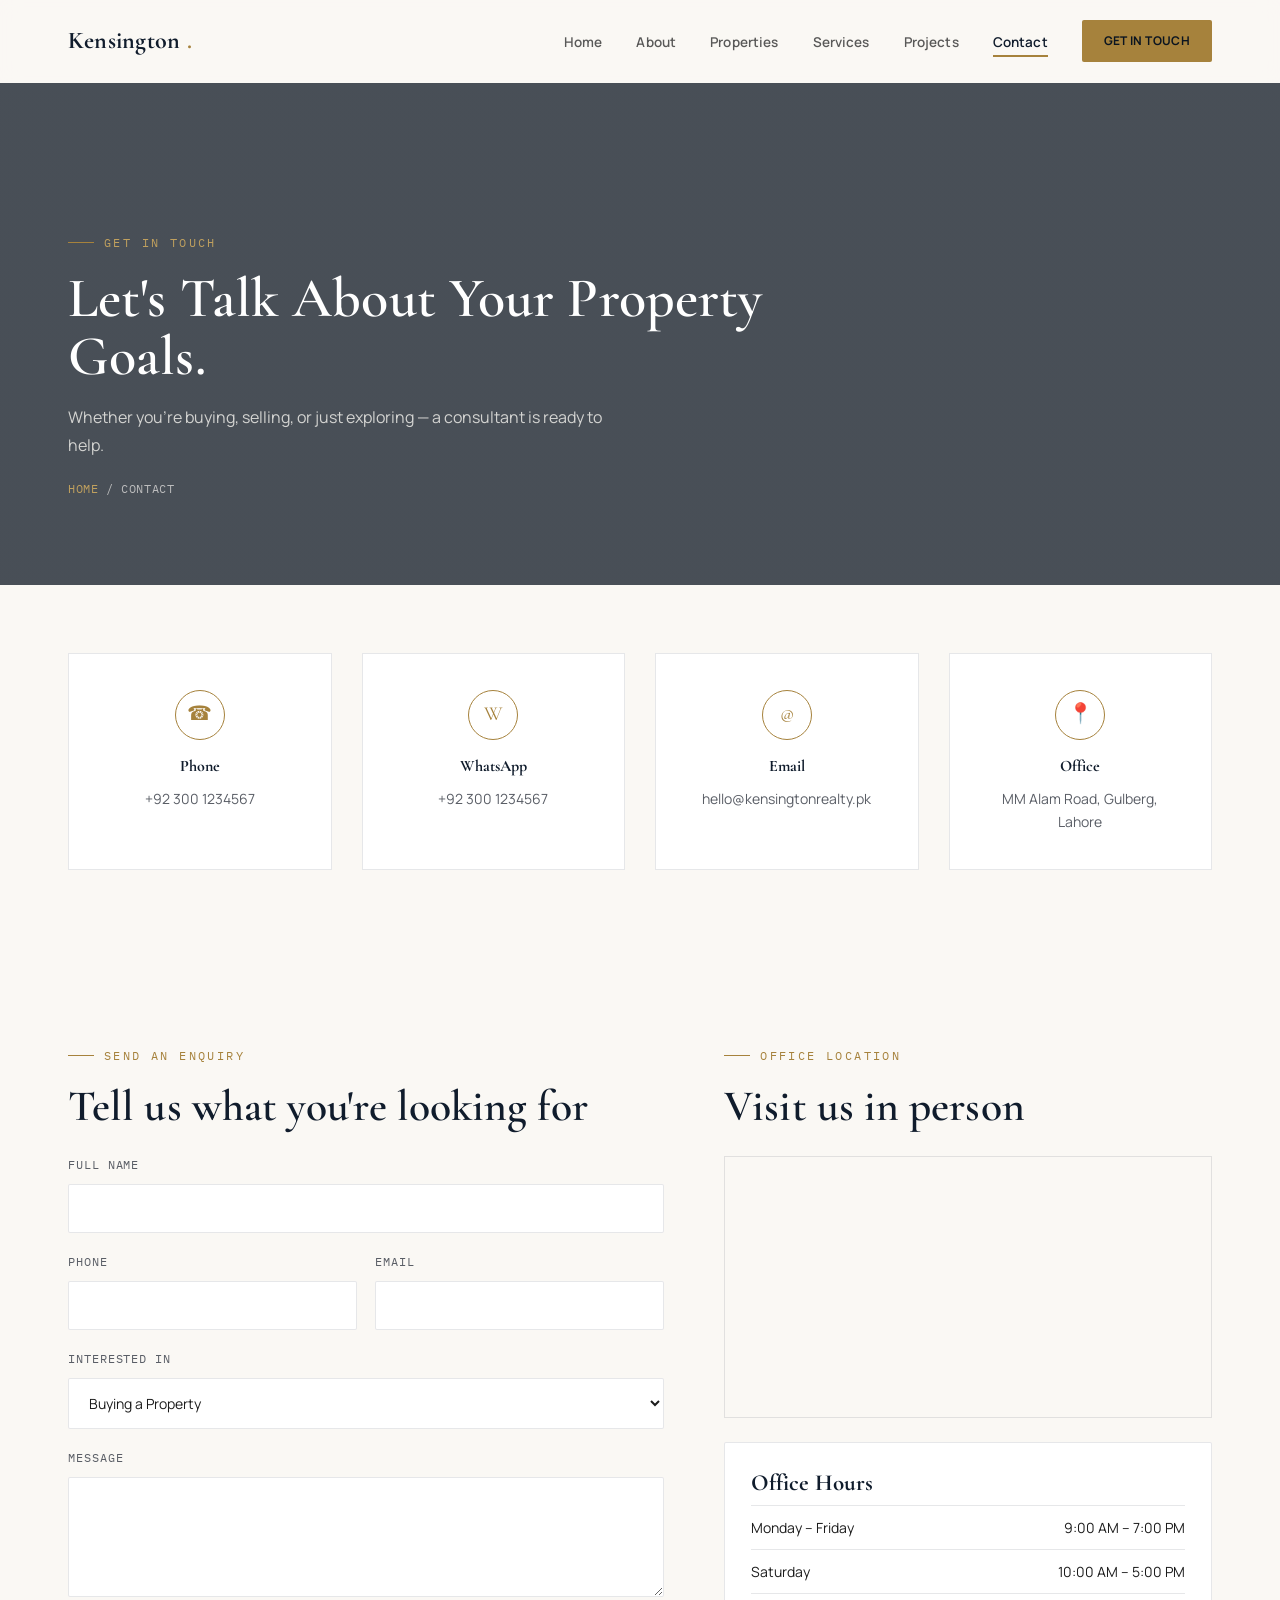
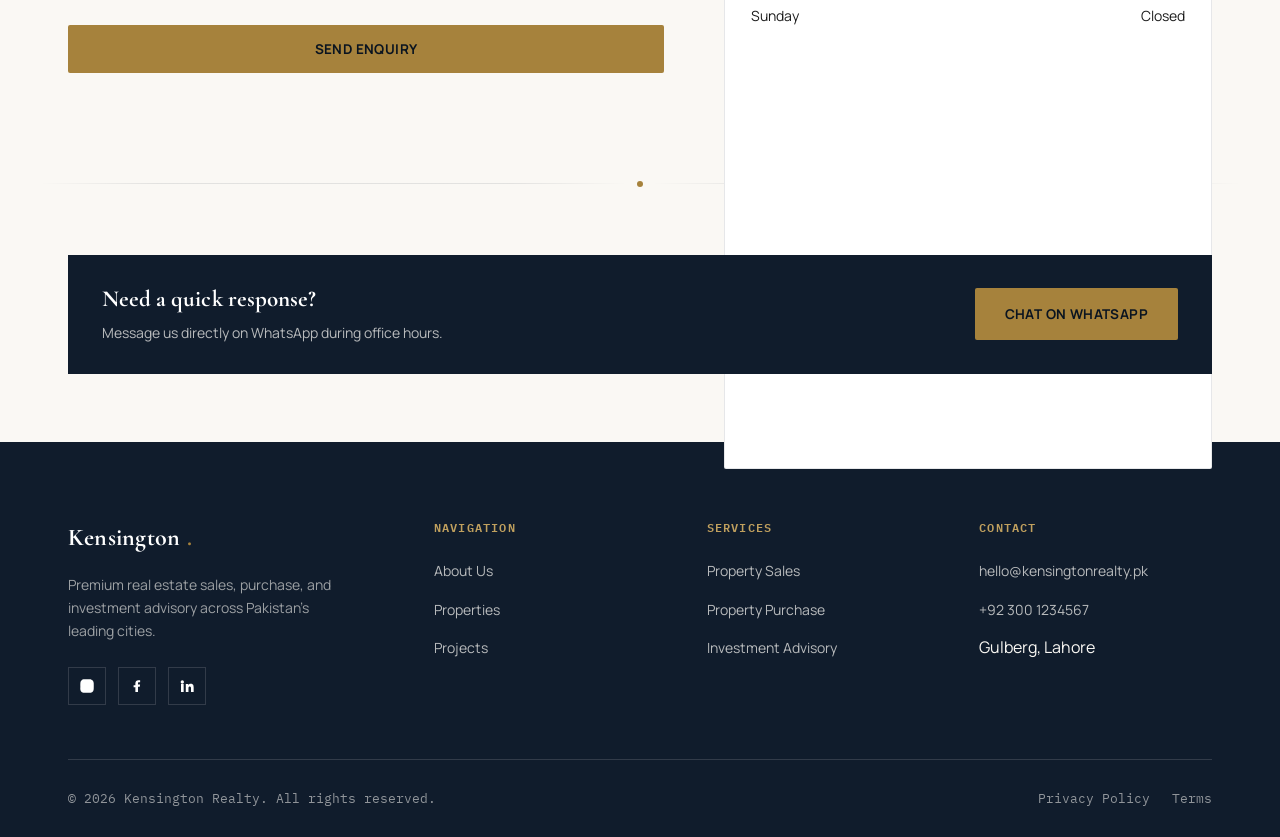
<file: contact.html>
<!DOCTYPE html>
<html lang="en">
<head>
<meta charset="UTF-8">
<meta name="viewport" content="width=device-width, initial-scale=1.0">
<title>Contact — Kensington Realty</title>
<link rel="preconnect" href="https://fonts.googleapis.com">
<link href="https://fonts.googleapis.com/css2?family=Cormorant+Garamond:wght@500;600;700&family=Manrope:wght@400;500;600;700;800&family=IBM+Plex+Mono:wght@500;600&display=swap" rel="stylesheet">
<style>
/* =====================================================================
   KENSINGTON REALTY — Premium Real Estate Demo
   style.css — shared design system for every page
   Palette: deep navy/charcoal, warm white, muted gold accent
===================================================================== */

:root{
  /* ---- Color system ---- */
  --navy:#101c2c;
  --navy-deep:#0a1420;
  --navy-mid:#1a2b42;
  --gold:#a6823c;
  --gold-soft:#c0a05e;
  --white:#ffffff;
  --offwhite:#faf8f4;
  --stone:#f1ede4;
  --ink:#1c1c1c;
  --ink-soft:#5a5e66;
  --line: rgba(16,28,44,0.1);
  --line-dark: rgba(250,248,244,0.14);

  /* ---- Typography ---- */
  --font-display: 'Cormorant Garamond', serif;
  --font-body: 'Manrope', sans-serif;
  --font-label: 'IBM Plex Mono', monospace;

  --h1: clamp(40px, 5vw, 72px);
  --h2: clamp(30px, 3.4vw, 46px);
  --h3: 23px;
  --p:  16px;

  /* ---- Spacing / shape ---- */
  --space-section: 108px;
  --space-section-sm: 68px;
  --radius: 2px;
  --ease: cubic-bezier(.4,0,.2,1);
}

*{margin:0;padding:0;box-sizing:border-box;}
html{scroll-behavior:smooth;}
body{
  background:var(--offwhite);
  color:var(--ink);
  font-family:var(--font-body);
  font-size:var(--p);
  line-height:1.65;
  overflow-x:hidden;
}
img{max-width:100%;display:block;}
a{color:inherit;text-decoration:none;}
ul{list-style:none;}
button{font-family:inherit;cursor:pointer;border:none;background:none;color:inherit;}
h1,h2,h3,h4{font-family:var(--font-display);color:var(--navy);font-weight:600;letter-spacing:0.002em;}
h1{font-size:var(--h1);line-height:1.04;}
h2{font-size:var(--h2);line-height:1.12;}
h3{font-size:var(--h3);line-height:1.3;font-weight:700;}
p{color:var(--ink-soft);}

@media (prefers-reduced-motion: reduce){
  *{animation-duration:0.01ms !important; animation-iteration-count:1 !important; transition-duration:0.01ms !important; scroll-behavior:auto !important;}
}
:focus-visible{outline:2px solid var(--gold); outline-offset:3px;}
::selection{background:var(--gold); color:var(--navy);}

.wrap{max-width:1200px;margin:0 auto;padding:0 28px;}
section{padding:var(--space-section) 0;}
.section-sm{padding:var(--space-section-sm) 0;}
.on-navy{background:var(--navy);color:var(--offwhite);}
.on-navy h2, .on-navy h3{color:var(--white);}
.on-navy p{color:rgba(250,248,244,0.72);}
.on-stone{background:var(--white);border-top:1px solid var(--line);border-bottom:1px solid var(--line);}

.eyebrow{
  font-family:var(--font-label);font-size:12px;letter-spacing:0.2em;text-transform:uppercase;
  color:var(--gold);display:flex;align-items:center;gap:10px;margin-bottom:16px;
}
.eyebrow::before{content:"";width:26px;height:1px;background:var(--gold);display:inline-block;}
.on-navy .eyebrow{color:var(--gold-soft);}

.section-head{max-width:620px;margin-bottom:54px;}
.section-head.center{margin-left:auto;margin-right:auto;text-align:center;}
.section-head.center .eyebrow{justify-content:center;}
.section-head p{margin-top:16px;font-size:16px;max-width:520px;}
.section-head.center p{margin-left:auto;margin-right:auto;}

/* ---- Buttons: ONE style system, everywhere ---- */
.btn{
  display:inline-flex;align-items:center;justify-content:center;gap:9px;
  font-weight:700;font-size:13.5px;font-family:var(--font-body);
  padding:15px 30px;border-radius:var(--radius);letter-spacing:0.03em;text-transform:uppercase;
  transition:transform .22s var(--ease), background .22s var(--ease), box-shadow .22s var(--ease), border-color .22s var(--ease), color .22s var(--ease);
  white-space:nowrap;
}
.btn-primary{background:var(--gold); color:var(--navy-deep);}
.btn-primary:hover{background:var(--gold-soft); transform:translateY(-2px); box-shadow:0 12px 24px rgba(166,130,60,0.35);}
.btn-outline{border:1.5px solid var(--navy); color:var(--navy);}
.btn-outline:hover{background:var(--navy); color:var(--white); transform:translateY(-2px);}
.btn-outline.on-dark{border-color:var(--line-dark); color:var(--white);}
.btn-outline.on-dark:hover{background:var(--white); color:var(--navy);}
.btn-sm{padding:11px 22px;font-size:12px;}
.btn-block{width:100%;}
.btn[disabled]{opacity:0.5;cursor:not-allowed;}

/* ---- Header / Navbar ---- */
header{
  position:sticky; top:0; z-index:300;
  background:rgba(250,248,244,0.88);
  backdrop-filter:blur(10px);
  border-bottom:1px solid transparent;
  transition:background .3s var(--ease), box-shadow .3s var(--ease), border-color .3s var(--ease);
}
header.scrolled{
  background:rgba(250,248,244,0.98);
  box-shadow:0 8px 24px rgba(16,28,44,0.08);
  border-bottom-color:var(--line);
}
.nav{display:flex;align-items:center;justify-content:space-between;padding:20px 28px;max-width:1200px;margin:0 auto;transition:padding .3s var(--ease);}
header.scrolled .nav{padding:14px 28px;}
.logo{font-family:var(--font-display); font-weight:700; font-size:24px; color:var(--navy); display:flex;align-items:center;gap:7px;letter-spacing:0.01em;}
.logo .dot{color:var(--gold);}
.nav-links{display:flex;gap:34px;align-items:center;}
.nav-links a:not(.btn){font-size:13.5px;font-weight:600;color:var(--ink);opacity:0.72;position:relative;padding:4px 0;transition:opacity .2s;letter-spacing:0.01em;}
.nav-links a:not(.btn):hover{opacity:1;}
.nav-links a.active{opacity:1;color:var(--navy);}
.nav-links a:not(.btn)::after{content:"";position:absolute;left:0;bottom:-2px;width:0;height:1.5px;background:var(--gold);transition:width .25s var(--ease);}
.nav-links a:not(.btn):hover::after, .nav-links a.active::after{width:100%;}
.menu-toggle{display:none; font-size:24px; background:none; color:var(--navy); z-index:301;}

/* ---- Inner-page hero (About / Properties / Services / Projects / Contact) ---- */
.page-hero{
  position:relative; padding:150px 0 86px; text-align:left;
  background:linear-gradient(rgba(10,20,32,0.74),rgba(10,20,32,0.74)), var(--bg-img, none);
  background-size:cover; background-position:center;
}
.page-hero .eyebrow{color:var(--gold-soft);}
.page-hero h1{color:var(--white);font-size:clamp(36px,4.6vw,56px);max-width:720px;}
.page-hero p.lede{color:rgba(250,248,244,0.78);max-width:560px;margin-top:18px;font-size:16px;line-height:1.75;}
.page-hero .crumb{margin-top:20px;font-family:var(--font-label);font-size:12px;color:rgba(250,248,244,0.65);letter-spacing:0.05em;text-transform:uppercase;}
.page-hero .crumb a{color:var(--gold-soft);}

/* ---- Home hero (animated, Ken-Burns image) ---- */
.home-hero{position:relative;min-height:94vh;display:flex;align-items:center;overflow:hidden;}
.home-hero .hero-bg{
  position:absolute;inset:0;background-size:cover;background-position:center;
  animation:kenburns 22s ease-in-out infinite alternate;
}
@keyframes kenburns{from{transform:scale(1);}to{transform:scale(1.08);}}
.home-hero::after{content:"";position:absolute;inset:0;background:linear-gradient(180deg, rgba(10,20,32,0.58) 0%, rgba(10,20,32,0.82) 100%);z-index:1;}
.home-hero .hero-decoration{
  position:absolute; z-index:1; border:1px solid rgba(166,130,60,0.3); border-radius:50%;
  width:420px;height:420px; right:-120px; top:-100px; pointer-events:none;
  animation:floaty 10s ease-in-out infinite;
}
@keyframes floaty{0%,100%{transform:translateY(0);}50%{transform:translateY(-24px);}}
.hero-content{position:relative;z-index:2;max-width:720px;padding-top:30px;}
.hero-content .eyebrow{color:var(--gold-soft);opacity:0;animation:fadeSlideUp .8s var(--ease) 0.1s forwards;}
.hero-content h1{color:var(--white);opacity:0;animation:fadeSlideUp .8s var(--ease) 0.28s forwards;}
.hero-content p.lede{color:rgba(250,248,244,0.82);font-size:17px;line-height:1.75;max-width:520px;margin:22px 0 36px;
  opacity:0;animation:fadeSlideUp .8s var(--ease) 0.46s forwards;}
.hero-actions{display:flex;gap:16px;flex-wrap:wrap;opacity:0;animation:fadeSlideUp .8s var(--ease) 0.64s forwards;}
@keyframes fadeSlideUp{from{opacity:0;transform:translateY(22px);}to{opacity:1;transform:translateY(0);}}

/* ---- Quick Property Search ---- */
.search-panel{
  position:relative; z-index:3; background:var(--white);
  border:1px solid var(--line); box-shadow:0 24px 50px rgba(16,28,44,0.16);
  padding:30px; margin-top:-64px;
}
.search-panel form{display:grid;grid-template-columns:1fr 1.3fr 1.3fr 1fr auto;gap:18px;align-items:end;}
.search-field label{display:block;font-size:11.5px;margin-bottom:9px;color:var(--ink-soft);font-family:var(--font-label);text-transform:uppercase;letter-spacing:0.08em;}
.search-field select, .search-field input{
  width:100%;background:var(--offwhite);border:1px solid var(--line);color:var(--ink);
  padding:13px 14px;font-family:var(--font-body);font-size:14px;border-radius:var(--radius);
  transition:border-color .2s;
}
.search-field select:focus, .search-field input:focus{border-color:var(--gold);outline:none;}

/* ---- Stat bar ---- */
.stat-bar{display:flex;border-top:1px solid var(--line);border-bottom:1px solid var(--line);background:var(--white);}
.stat-bar .stat{flex:1;text-align:center;padding:42px 20px;border-left:1px solid var(--line);}
.stat-bar .stat:first-child{border-left:none;}
.stat-bar .stat b{display:block;font-family:var(--font-display);font-weight:700;font-size:clamp(32px,3.6vw,44px);color:var(--gold);}
.stat-bar .stat span{font-size:11.5px;text-transform:uppercase;letter-spacing:0.1em;color:var(--ink-soft);font-family:var(--font-label);}
.stat-bar.on-navy{background:var(--navy);border-color:var(--line-dark);}
.stat-bar.on-navy .stat{border-color:var(--line-dark);}
.stat-bar.on-navy .stat span{color:rgba(250,248,244,0.6);}

/* ---- About preview (split layout) ---- */
.split{display:grid;grid-template-columns:0.95fr 1.05fr;gap:68px;align-items:center;}
.split.reverse{grid-template-columns:1.05fr 0.95fr;}
.split-img{position:relative;border:1px solid var(--line);aspect-ratio:4/5;overflow:hidden;}
.split-img img{width:100%;height:100%;object-fit:cover;}
.split-img .frame{position:absolute;inset:16px;border:1px solid rgba(250,248,244,0.5);pointer-events:none;}
.split-copy p{margin-bottom:18px;font-size:16px;}
.mini-stats{display:grid;grid-template-columns:repeat(2,1fr);gap:24px;margin:30px 0 34px;}
.mini-stats .m-stat b{display:block;font-family:var(--font-display);font-size:34px;color:var(--navy);}
.mini-stats .m-stat span{font-size:12px;color:var(--ink-soft);font-family:var(--font-label);text-transform:uppercase;letter-spacing:0.06em;}

/* ---- Card system (services / properties / projects / team / areas) ---- */
.card-grid{display:grid;gap:30px;}
.grid-2{grid-template-columns:repeat(2,1fr);}
.grid-3{grid-template-columns:repeat(3,1fr);}
.grid-4{grid-template-columns:repeat(4,1fr);}

.card{
  background:var(--white); border:1px solid var(--line); border-radius:var(--radius);
  overflow:hidden; display:flex;flex-direction:column;height:100%;
  transition:transform .35s var(--ease), box-shadow .35s var(--ease), border-color .35s var(--ease);
}
.card:hover{transform:translateY(-8px);box-shadow:0 26px 48px rgba(16,28,44,0.14);border-color:var(--gold);}
.card .thumb{aspect-ratio:4/3;overflow:hidden;position:relative;}
.card .thumb img{width:100%;height:100%;object-fit:cover;transition:transform .6s var(--ease);}
.card:hover .thumb img{transform:scale(1.08);}
.card .thumb .tag{
  position:absolute;top:14px;left:14px;background:var(--gold);color:var(--navy-deep);
  font-family:var(--font-label);font-size:10.5px;font-weight:700;padding:6px 12px;letter-spacing:0.04em;text-transform:uppercase;
}
.card .thumb .price-tag{
  position:absolute;bottom:14px;left:14px;background:rgba(10,20,32,0.85);color:var(--white);
  font-family:var(--font-display);font-weight:700;font-size:17px;padding:8px 16px;
}
.card .body{padding:26px;display:flex;flex-direction:column;flex:1;}
.card .body h3{margin-bottom:6px;}
.card .location{font-family:var(--font-label);font-size:12px;color:var(--gold);margin-bottom:12px;display:flex;align-items:center;gap:6px;}
.card .body p{font-size:14.5px;flex:1;margin-bottom:16px;}
.card .specs{display:flex;gap:16px;flex-wrap:wrap;padding-top:14px;border-top:1px solid var(--line);font-family:var(--font-label);font-size:12px;color:var(--ink-soft);margin-bottom:16px;}
.card .specs span{display:flex;align-items:center;gap:5px;}

/* ---- Numbered premium layout (Why Choose Us / Services) ---- */
.numbered-list{display:grid;grid-template-columns:repeat(2,1fr);gap:1px;background:var(--line);border:1px solid var(--line);}
.numbered-item{background:var(--white);padding:40px 36px;display:flex;gap:22px;transition:background .25s var(--ease);}
.numbered-item:hover{background:var(--stone);}
.numbered-item .n{font-family:var(--font-display);font-size:42px;color:var(--gold);line-height:1;font-weight:700;flex-shrink:0;}
.numbered-item h3{margin-bottom:8px;}
.numbered-item p{font-size:14.5px;}

/* ---- Service cards (numbered + icon) ---- */
.service-card{border:1px solid var(--line);background:var(--white);padding:36px 30px;position:relative;transition:transform .3s var(--ease), border-color .3s var(--ease), box-shadow .3s var(--ease);}
.service-card:hover{transform:translateY(-6px);border-color:var(--gold);box-shadow:0 20px 40px rgba(16,28,44,0.1);}
.service-card .n{font-family:var(--font-label);font-size:12px;color:var(--gold);letter-spacing:0.1em;margin-bottom:20px;}
.service-card .icon{
  width:50px;height:50px;border:1.5px solid var(--gold);border-radius:50%;
  display:flex;align-items:center;justify-content:center;font-family:var(--font-display);font-size:20px;color:var(--gold);margin-bottom:20px;
}
.service-card h3{margin-bottom:10px;}
.service-card p{font-size:14px;margin-bottom:18px;}
.service-card .learn{font-family:var(--font-label);font-size:11.5px;color:var(--navy);text-transform:uppercase;letter-spacing:0.08em;display:inline-flex;align-items:center;gap:6px;transition:gap .2s ease;}
.service-card:hover .learn{gap:11px;}

/* ---- Process steps (timeline) ---- */
.process-steps{display:grid;grid-template-columns:repeat(4,1fr);gap:0;position:relative;}
.process-steps::before{content:"";position:absolute;top:23px;left:0;right:0;height:1px;background:var(--line);}
.process-steps.on-navy::before{background:var(--line-dark);}
.process-step{position:relative;padding-right:24px;}
.process-step .marker{
  width:48px;height:48px;border-radius:50%;background:var(--white);border:1.5px solid var(--gold);
  display:flex;align-items:center;justify-content:center;font-family:var(--font-display);font-weight:700;color:var(--gold);font-size:17px;
  position:relative;z-index:2;margin-bottom:24px;transition:background .25s var(--ease), color .25s var(--ease);
}
.process-step:hover .marker{background:var(--gold);color:var(--navy-deep);}
.process-steps.on-navy .marker{background:var(--navy);}
.process-step h3{margin-bottom:8px;}
.process-step p{font-size:13.5px;}

/* ---- Testimonials ---- */
.testi-card{background:var(--white);border:1px solid var(--line);padding:32px;border-radius:var(--radius);transition:transform .3s var(--ease), box-shadow .3s var(--ease);}
.testi-card:hover{transform:translateY(-6px);box-shadow:0 20px 38px rgba(16,28,44,0.12);}
.testi-card .quote-mark{font-family:var(--font-display);font-size:50px;color:var(--gold);opacity:0.5;line-height:1;}
.stars{color:var(--gold);letter-spacing:2px;font-size:14px;margin:12px 0 18px;}
.testi-card p.body-text{font-size:14.5px;min-height:90px;margin-bottom:22px;color:var(--ink);}
.testi-person{display:flex;align-items:center;gap:12px;padding-top:18px;border-top:1px solid var(--line);}
.testi-avatar{width:46px;height:46px;border-radius:50%;overflow:hidden;flex-shrink:0;border:2px solid var(--gold);}
.testi-avatar img{width:100%;height:100%;object-fit:cover;}
.testi-person b{display:block;font-size:14px;color:var(--ink);}
.testi-person span{font-size:12px;color:var(--ink-soft);font-family:var(--font-label);}

/* ---- FAQ (reused on later pages) ---- */
.faq-list{border-top:1px solid var(--line);max-width:760px;}
.faq-item{border-bottom:1px solid var(--line);}
.faq-q{width:100%;display:flex;align-items:center;justify-content:space-between;padding:23px 4px;text-align:left;font-weight:700;font-size:16px;color:var(--navy);font-family:var(--font-body);}
.faq-q .icon{font-family:var(--font-label);font-size:18px;color:var(--gold);transition:transform .25s var(--ease);margin-left:20px;flex-shrink:0;}
.faq-item.open .faq-q .icon{transform:rotate(45deg);}
.faq-a{max-height:0;overflow:hidden;transition:max-height .3s var(--ease);}
.faq-a p{padding:0 4px 23px;font-size:14.5px;max-width:640px;}

/* ---- CTA band ---- */
.cta-band{position:relative;background:var(--navy); color:var(--offwhite); text-align:center; padding:92px 0; overflow:hidden;}
.cta-band.with-image{background-size:cover;background-position:center;}
.cta-band.with-image::before{content:"";position:absolute;inset:0;background:linear-gradient(rgba(10,20,32,0.82),rgba(10,20,32,0.82));}
.cta-band .wrap{position:relative;z-index:1;}
.cta-band h2{color:var(--white);}
.cta-band p{color:rgba(250,248,244,0.75);font-size:16px;margin:16px 0 32px;max-width:560px;margin-left:auto;margin-right:auto;}
.cta-band .hero-actions{justify-content:center;opacity:1;animation:none;}

/* ---- Forms (contact + any inline forms) ---- */
.form-field{margin-bottom:20px;}
.form-field label{display:block;font-size:11.5px;margin-bottom:9px;color:var(--ink-soft);font-family:var(--font-label);text-transform:uppercase;letter-spacing:0.08em;}
.form-field input, .form-field select, .form-field textarea{
  width:100%;background:var(--white);border:1px solid var(--line);color:var(--ink);
  padding:14px 16px;font-family:var(--font-body);font-size:14px;border-radius:var(--radius);transition:border-color .2s;
}
.form-field input:focus, .form-field select:focus, .form-field textarea:focus{border-color:var(--gold);outline:none;}
.form-field textarea{resize:vertical;min-height:120px;}
.form-error{font-size:12px;color:#a33a3a;margin-top:7px;font-family:var(--font-label);display:none;}
.form-field.invalid input, .form-field.invalid textarea, .form-field.invalid select{border-color:#a33a3a;}
.form-field.invalid .form-error{display:block;}

/* ---- Toast (success message) ---- */
.toast{
  position:fixed; bottom:28px; right:28px; z-index:1000;
  background:var(--navy); color:var(--white); border-left:3px solid var(--gold);
  padding:18px 24px; min-width:280px; max-width:360px;
  box-shadow:0 20px 44px rgba(16,28,44,0.3);
  display:flex; align-items:flex-start; gap:12px;
  transform:translateY(20px); opacity:0; pointer-events:none;
  transition:transform .35s var(--ease), opacity .35s var(--ease);
}
.toast.show{transform:translateY(0); opacity:1; pointer-events:auto;}
.toast .check{color:var(--gold-soft);font-size:18px;flex-shrink:0;}
.toast .msg b{display:block;font-size:14px;margin-bottom:3px;}
.toast .msg span{font-size:13px;color:rgba(250,248,244,0.75);}

/* ---- Modal (property / project detail — used in later parts) ---- */
.modal-overlay{
  position:fixed; inset:0; background:rgba(10,20,32,0.72); z-index:500;
  display:none; align-items:center; justify-content:center; padding:24px;
  backdrop-filter:blur(3px);
}
.modal-overlay.open{display:flex;}
.modal-box{
  background:var(--offwhite); width:100%; max-width:880px; max-height:88vh; overflow-y:auto;
  border:1px solid var(--line); position:relative; box-shadow:0 40px 80px rgba(0,0,0,0.3);
}
.modal-close{
  position:absolute; top:18px; right:18px; z-index:5; width:40px;height:40px;
  background:rgba(10,20,32,0.7); color:var(--white); border-radius:50%;
  display:flex;align-items:center;justify-content:center;font-size:18px;transition:background .2s ease;
}
.modal-close:hover{background:var(--navy);}

/* ---- Back to top ---- */
.back-to-top{
  position:fixed; bottom:28px; left:28px; z-index:400;
  width:46px;height:46px; background:var(--navy); color:var(--white);
  display:flex; align-items:center; justify-content:center; font-size:18px;
  opacity:0; pointer-events:none; transform:translateY(10px);
  transition:opacity .3s ease, transform .3s ease, background .2s ease;
}
.back-to-top.show{opacity:1; pointer-events:auto; transform:translateY(0);}
.back-to-top:hover{background:var(--gold); color:var(--navy-deep);}

/* ---- Reveal / stagger scroll animation ---- */
.reveal{opacity:0;transform:translateY(26px);transition:opacity .7s var(--ease), transform .7s var(--ease);}
.reveal.visible{opacity:1;transform:translateY(0);}
.stagger.visible > *{animation:staggerIn .55s var(--ease) forwards;}
.stagger.visible > *:nth-child(1){animation-delay:0.04s;}
.stagger.visible > *:nth-child(2){animation-delay:0.1s;}
.stagger.visible > *:nth-child(3){animation-delay:0.16s;}
.stagger.visible > *:nth-child(4){animation-delay:0.22s;}
.stagger.visible > *:nth-child(5){animation-delay:0.28s;}
.stagger.visible > *:nth-child(6){animation-delay:0.34s;}
@keyframes staggerIn{from{opacity:0;transform:translateY(18px);}to{opacity:1;transform:translateY(0);}}

.plate-divider{display:flex;align-items:center;justify-content:center;gap:10px;padding:0;}
.plate-divider .bar{flex:1;height:1px;background:linear-gradient(90deg,transparent,var(--line) 20%,var(--line) 80%,transparent);}
.plate-divider .dot{width:6px;height:6px;border-radius:50%;background:var(--gold);}

/* ---- Footer ---- */
footer{background:var(--navy);color:var(--offwhite);padding:76px 0 28px;}
.footer-grid{display:grid;grid-template-columns:1.4fr repeat(3,1fr);gap:40px;margin-bottom:54px;}
.footer-brand .logo{color:var(--white);}
.footer-brand p{color:rgba(250,248,244,0.6);font-size:14px;margin-top:16px;max-width:280px;}
.footer-col h4{font-family:var(--font-label);font-size:12px;text-transform:uppercase;letter-spacing:0.1em;color:var(--gold-soft);margin-bottom:20px;}
.footer-col li{margin-bottom:12px;}
.footer-col a{font-size:14px;color:rgba(250,248,244,0.72);transition:color .2s;}
.footer-col a:hover{color:var(--gold-soft);}
.social-row{display:flex;gap:12px;margin-top:24px;}
.social-icon{width:38px;height:38px;border:1px solid var(--line-dark);display:flex;align-items:center;justify-content:center;transition:border-color .2s ease, transform .2s ease, background .2s ease;}
.social-icon:hover{border-color:var(--gold);background:rgba(166,130,60,0.12);transform:translateY(-3px);}
.social-icon svg{width:16px;height:16px;fill:var(--white);}
.footer-bottom{display:flex;justify-content:space-between;align-items:center;flex-wrap:wrap;gap:12px;padding-top:28px;border-top:1px solid var(--line-dark);font-size:13px;color:rgba(250,248,244,0.55);font-family:var(--font-label);}
.footer-bottom .legal{display:flex;gap:22px;}
.footer-bottom .legal a:hover{color:var(--gold-soft);}

/* =====================================================================
   Responsive
===================================================================== */
@media (max-width:1080px){
  .grid-4{grid-template-columns:repeat(2,1fr);}
  .grid-3{grid-template-columns:repeat(2,1fr);}
  .numbered-list{grid-template-columns:1fr;}
  .footer-grid{grid-template-columns:repeat(2,1fr);}
  .stat-bar{flex-wrap:wrap;}
  .stat-bar .stat{flex:1 1 50%;border-left:none;border-top:1px solid var(--line);}
  .process-steps{grid-template-columns:repeat(2,1fr);row-gap:44px;}
  .process-steps::before{display:none;}
  .split, .split.reverse{grid-template-columns:1fr;}
  .search-panel form{grid-template-columns:repeat(2,1fr);}
}
@media (max-width:760px){
  .nav-links{
    position:fixed;top:0;left:0;right:0;bottom:0;background:var(--offwhite);
    flex-direction:column;padding:100px 28px 36px;gap:28px;transform:translateX(100%);
    transition:transform .35s var(--ease);align-items:flex-start;overflow-y:auto;
  }
  .nav-links.open{transform:translateX(0);}
  .menu-toggle{display:block;}
  .grid-2, .grid-3, .grid-4, .footer-grid{grid-template-columns:1fr;}
  section{padding:var(--space-section-sm) 0;}
  .stat-bar .stat{flex:1 1 100%;border-top:1px solid var(--line);}
  .stat-bar .stat:first-child{border-top:none;}
  .search-panel{margin-top:-40px;padding:22px;}
  .search-panel form{grid-template-columns:1fr;}
  .back-to-top{left:auto;right:20px;bottom:86px;}
  .toast{left:16px;right:16px;bottom:16px;max-width:none;}
}

</style>
<style>
  .map-wrap{border:1px solid var(--line);overflow:hidden;}
  .map-wrap iframe{width:100%;height:260px;border:0;display:block;filter:grayscale(0.15) contrast(1.05);}
  .hours-row{display:flex;justify-content:space-between;padding:10px 0;border-top:1px solid var(--line);font-size:14px;}
  .whatsapp-cta{
    display:flex;align-items:center;gap:20px;background:var(--navy);color:var(--white);
    padding:30px 34px;flex-wrap:wrap;justify-content:space-between;
  }
  .whatsapp-cta h3{color:var(--white);margin-bottom:6px;}
  .whatsapp-cta p{color:rgba(250,248,244,0.72);font-size:14px;margin:0;}
</style>
</head>
<body>

<header>
  <nav class="nav">
    <a href="index.html" class="logo">Kensington<span class="dot">.</span></a>
    <ul class="nav-links" id="navLinks">
      <li><a href="index.html">Home</a></li>
      <li><a href="about.html">About</a></li>
      <li><a href="properties.html">Properties</a></li>
      <li><a href="services.html">Services</a></li>
      <li><a href="projects.html">Projects</a></li>
      <li><a href="contact.html" class="active">Contact</a></li>
      <li><a href="contact.html" class="btn btn-primary btn-sm">Get In Touch</a></li>
    </ul>
    <button class="menu-toggle" id="menuToggle" aria-label="Toggle menu" aria-expanded="false">☰</button>
  </nav>
</header>

<main>

  <section class="page-hero" style="--bg-img:url('https://images.unsplash.com/photo-1497366811353-6870744d04b2?w=1600&q=80&auto=format&fit=crop');">
    <div class="wrap">
      <p class="eyebrow">Get In Touch</p>
      <h1>Let's Talk About Your Property Goals.</h1>
      <p class="lede">Whether you're buying, selling, or just exploring — a consultant is ready to help.</p>
      <p class="crumb"><a href="index.html">Home</a> / Contact</p>
    </div>
  </section>

  <!-- CONTACT INFO -->
  <section class="section-sm">
    <div class="wrap">
      <div class="card-grid grid-4 reveal stagger">
        <div class="service-card" style="text-align:center;">
          <div class="icon" style="margin:0 auto 16px;">☎</div>
          <h3 style="font-size:16px;">Phone</h3>
          <p style="font-size:14px;margin-bottom:0;"><a href="tel:+923001234567">+92 300 1234567</a></p>
        </div>
        <div class="service-card" style="text-align:center;">
          <div class="icon" style="margin:0 auto 16px;">W</div>
          <h3 style="font-size:16px;">WhatsApp</h3>
          <p style="font-size:14px;margin-bottom:0;"><a href="https://wa.me/923001234567" target="_blank" rel="noopener">+92 300 1234567</a></p>
        </div>
        <div class="service-card" style="text-align:center;">
          <div class="icon" style="margin:0 auto 16px;">@</div>
          <h3 style="font-size:16px;">Email</h3>
          <p style="font-size:14px;margin-bottom:0;"><a href="mailto:hello@kensingtonrealty.pk">hello@kensingtonrealty.pk</a></p>
        </div>
        <div class="service-card" style="text-align:center;">
          <div class="icon" style="margin:0 auto 16px;">📍</div>
          <h3 style="font-size:16px;">Office</h3>
          <p style="font-size:14px;margin-bottom:0;">MM Alam Road, Gulberg, Lahore</p>
        </div>
      </div>
    </div>
  </section>

  <!-- CONTACT FORM + MAP -->
  <section>
    <div class="wrap" style="display:grid;grid-template-columns:1.1fr 0.9fr;gap:60px;">
      <div class="reveal">
        <p class="eyebrow">Send an Enquiry</p>
        <h2 style="margin-bottom:26px;">Tell us what you're looking for</h2>

        <form data-validate data-success-title="Enquiry sent" data-success-msg="A consultant will reach out within one business day.">
          <div class="form-field"><label for="name">Full Name</label><input type="text" id="name" required><div class="form-error">Please enter your name.</div></div>
          <div class="card-grid grid-2" style="gap:18px;">
            <div class="form-field"><label for="phone">Phone</label><input type="tel" id="phone" required><div class="form-error">Please enter a valid phone number.</div></div>
            <div class="form-field"><label for="email">Email</label><input type="email" id="email" required><div class="form-error">Please enter a valid email address.</div></div>
          </div>
          <div class="form-field">
            <label for="interest">Interested In</label>
            <select id="interest">
              <option>Buying a Property</option>
              <option>Selling a Property</option>
              <option>Renting a Property</option>
              <option>Investment Advisory</option>
              <option>Project Enquiry</option>
            </select>
          </div>
          <div class="form-field"><label for="msg">Message</label><textarea id="msg" required></textarea><div class="form-error">Please write a short message.</div></div>
          <button type="submit" class="btn btn-primary btn-block">Send Enquiry</button>
        </form>
      </div>

      <div class="reveal">
        <p class="eyebrow">Office Location</p>
        <h2 style="margin-bottom:26px;">Visit us in person</h2>
        <div class="map-wrap">
          <iframe src="https://www.google.com/maps?q=MM%20Alam%20Road%2C%20Gulberg%2C%20Lahore%2C%20Pakistan&output=embed" loading="lazy" title="Kensington Realty office location on MM Alam Road, Gulberg, Lahore" referrerpolicy="no-referrer-when-downgrade"></iframe>
        </div>
        <div class="card" style="margin-top:24px;">
          <div class="body">
            <h3 style="margin-bottom:6px;">Office Hours</h3>
            <div class="hours-row"><span>Monday – Friday</span><span>9:00 AM – 7:00 PM</span></div>
            <div class="hours-row"><span>Saturday</span><span>10:00 AM – 5:00 PM</span></div>
            <div class="hours-row"><span>Sunday</span><span>Closed</span></div>
          </div>
        </div>
      </div>
    </div>
  </section>

  <div class="plate-divider wrap"><div class="bar"></div><div class="dot"></div><div class="bar"></div></div>

  <!-- WHATSAPP CTA -->
  <section class="section-sm">
    <div class="wrap">
      <div class="whatsapp-cta reveal">
        <div>
          <h3>Need a quick response?</h3>
          <p>Message us directly on WhatsApp during office hours.</p>
        </div>
        <a href="https://wa.me/923001234567?text=Hi%2C%20I%27d%20like%20to%20ask%20about%20a%20property." target="_blank" rel="noopener" class="btn btn-primary">Chat on WhatsApp</a>
      </div>
    </div>
  </section>

</main>

<footer>
  <div class="wrap">
    <div class="footer-grid">
      <div class="footer-brand">
        <div class="logo">Kensington<span class="dot">.</span></div>
        <p>Premium real estate sales, purchase, and investment advisory across Pakistan's leading cities.</p>
        <div class="social-row">
          <a href="#" class="social-icon" aria-label="Instagram"><svg viewBox="0 0 24 24"><path d="M12 2c2.7 0 3 .01 4.1.06 1.1.05 1.85.23 2.5.48.68.27 1.25.62 1.82 1.19.57.57.92 1.14 1.19 1.82.25.65.43 1.4.48 2.5.05 1.1.06 1.4.06 4.1s-.01 3-.06 4.1c-.05 1.1-.23 1.85-.48 2.5a4.9 4.9 0 01-1.19 1.82c-.57.57-1.14.92-1.82 1.19-.65.25-1.4.43-2.5.48-1.1.05-1.4.06-4.1.06s-3-.01-4.1-.06c-1.1-.05-1.85-.23-2.5-.48a4.9 4.9 0 01-1.82-1.19 4.9 4.9 0 01-1.19-1.82c-.25-.65-.43-1.4-.48-2.5C2.01 15 2 14.7 2 12s.01-3 .06-4.1c.05-1.1.23-1.85.48-2.5.27-.68.62-1.25 1.19-1.82A4.9 4.9 0 015.55 2.4c.65-.25 1.4-.43 2.5-.48C9.15 1.87 9.45 1.86 12 1.86V2z"/></svg></a>
          <a href="#" class="social-icon" aria-label="Facebook"><svg viewBox="0 0 24 24"><path d="M13.5 21v-8h2.7l.4-3.13h-3.1V7.87c0-.9.25-1.52 1.55-1.52h1.65V3.53C15.9 3.38 15.03 3.3 14.05 3.3c-2.66 0-4.48 1.62-4.48 4.6v2.97H6.9V14h2.67v7h3.93z"/></svg></a>
          <a href="#" class="social-icon" aria-label="LinkedIn"><svg viewBox="0 0 24 24"><path d="M4.98 3.5a2.5 2.5 0 11-.02 5 2.5 2.5 0 01.02-5zM3 9h4v12H3V9zm7 0h3.8v1.7h.05c.53-1 1.83-2.05 3.77-2.05C21.9 8.65 22 12 22 15v6h-4v-5.3c0-1.26-.02-2.9-1.76-2.9-1.77 0-2.04 1.38-2.04 2.8V21h-4V9z"/></svg></a>
        </div>
      </div>
      <div class="footer-col"><h4>Navigation</h4><ul><li><a href="about.html">About Us</a></li><li><a href="properties.html">Properties</a></li><li><a href="projects.html">Projects</a></li></ul></div>
      <div class="footer-col"><h4>Services</h4><ul><li><a href="services.html">Property Sales</a></li><li><a href="services.html">Property Purchase</a></li><li><a href="services.html">Investment Advisory</a></li></ul></div>
      <div class="footer-col"><h4>Contact</h4><ul><li><a href="mailto:hello@kensingtonrealty.pk">hello@kensingtonrealty.pk</a></li><li><a href="tel:+923001234567">+92 300 1234567</a></li><li>Gulberg, Lahore</li></ul></div>
    </div>
    <div class="footer-bottom">
      <span>© 2026 Kensington Realty. All rights reserved.</span>
      <span class="legal"><a href="#">Privacy Policy</a><a href="#">Terms</a></span>
    </div>
  </div>
</footer>

<button class="back-to-top" id="backToTop" aria-label="Back to top">↑</button>
<script>
/* =====================================================================
   KENSINGTON REALTY — script.js
   Foundation behavior shared by every page:
   - sticky navbar scroll state
   - mobile menu
   - smooth scroll for in-page anchors
   - scroll-reveal + stagger
   - number counter animation
   - back-to-top button
   - generic modal open/close (used by properties.html / projects.html)
   - generic form validation + toast (used by contact.html)
   - quick-search demo redirect (home page)
===================================================================== */

document.addEventListener('DOMContentLoaded', () => {

  /* ---------------------------------------------------------------
     Navbar: scrolled state
  --------------------------------------------------------------- */
  const header = document.querySelector('header');
  if(header){
    const onScroll = () => {
      header.classList.toggle('scrolled', window.scrollY > 24);
    };
    onScroll();
    window.addEventListener('scroll', onScroll, {passive:true});
  }

  /* ---------------------------------------------------------------
     Mobile menu
  --------------------------------------------------------------- */
  const menuToggle = document.getElementById('menuToggle');
  const navLinks = document.getElementById('navLinks');
  if(menuToggle && navLinks){
    menuToggle.addEventListener('click', () => {
      const isOpen = navLinks.classList.toggle('open');
      menuToggle.textContent = isOpen ? '✕' : '☰';
      menuToggle.setAttribute('aria-expanded', isOpen ? 'true' : 'false');
    });
    navLinks.querySelectorAll('a').forEach(a => a.addEventListener('click', () => {
      navLinks.classList.remove('open');
      menuToggle.textContent = '☰';
    }));
  }

  /* ---------------------------------------------------------------
     Smooth scroll for in-page anchors (href="#id")
  --------------------------------------------------------------- */
  document.querySelectorAll('a[href^="#"]').forEach(link => {
    const targetId = link.getAttribute('href');
    if(targetId.length > 1){
      link.addEventListener('click', (e) => {
        const target = document.querySelector(targetId);
        if(target){
          e.preventDefault();
          target.scrollIntoView({behavior:'smooth', block:'start'});
        }
      });
    }
  });

  /* ---------------------------------------------------------------
     Scroll reveal + stagger
  --------------------------------------------------------------- */
  const revealEls = document.querySelectorAll('.reveal');
  if('IntersectionObserver' in window && revealEls.length){
    const revealObserver = new IntersectionObserver((entries) => {
      entries.forEach(entry => {
        if(entry.isIntersecting){
          entry.target.classList.add('visible');
          revealObserver.unobserve(entry.target);
        }
      });
    }, {threshold:0.12});
    revealEls.forEach(el => revealObserver.observe(el));
  } else {
    revealEls.forEach(el => el.classList.add('visible'));
  }

  /* ---------------------------------------------------------------
     Number counter animation
  --------------------------------------------------------------- */
  const counters = document.querySelectorAll('[data-count]');
  if(counters.length && 'IntersectionObserver' in window){
    const counterObserver = new IntersectionObserver((entries) => {
      entries.forEach(entry => {
        if(entry.isIntersecting){
          const el = entry.target;
          const target = parseInt(el.getAttribute('data-count'), 10);
          const suffix = el.getAttribute('data-suffix') || '';
          const duration = 1400;
          const start = performance.now();
          function tick(now){
            const progress = Math.min((now - start) / duration, 1);
            const eased = 1 - Math.pow(1 - progress, 3);
            el.textContent = Math.floor(eased * target).toLocaleString() + suffix;
            if(progress < 1) requestAnimationFrame(tick);
            else el.textContent = target.toLocaleString() + suffix;
          }
          requestAnimationFrame(tick);
          counterObserver.unobserve(el);
        }
      });
    }, {threshold:0.4});
    counters.forEach(el => counterObserver.observe(el));
  }

  /* ---------------------------------------------------------------
     Back to top button
  --------------------------------------------------------------- */
  const backToTop = document.getElementById('backToTop');
  if(backToTop){
    window.addEventListener('scroll', () => {
      backToTop.classList.toggle('show', window.scrollY > 500);
    }, {passive:true});
    backToTop.addEventListener('click', () => {
      window.scrollTo({top:0, behavior:'smooth'});
    });
  }

  /* ---------------------------------------------------------------
     FAQ accordion (used on later pages)
  --------------------------------------------------------------- */
  document.querySelectorAll('.faq-item').forEach(item => {
    const q = item.querySelector('.faq-q');
    const a = item.querySelector('.faq-a');
    if(!q || !a) return;
    q.addEventListener('click', () => {
      const isOpen = item.classList.contains('open');
      item.closest('.faq-list').querySelectorAll('.faq-item.open').forEach(openItem => {
        openItem.classList.remove('open');
        openItem.querySelector('.faq-a').style.maxHeight = null;
      });
      if(!isOpen){
        item.classList.add('open');
        a.style.maxHeight = a.scrollHeight + 'px';
      }
    });
  });

  /* ---------------------------------------------------------------
     Quick property search (home page) — demo only, no backend.
     Submits as a real GET navigation to properties.html so the
     button is never a dead end; properties.html reads the query
     string and pre-fills/filters (wired in Part 2).
  --------------------------------------------------------------- */
  const quickSearch = document.getElementById('quickSearchForm');
  if(quickSearch){
    quickSearch.addEventListener('submit', (e) => {
      e.preventDefault();
      const params = new URLSearchParams();
      quickSearch.querySelectorAll('select, input').forEach(field => {
        if(field.value) params.set(field.name, field.value);
      });
      window.location.href = 'properties.html?' + params.toString();
    });
  }

  /* ---------------------------------------------------------------
     Generic modal open/close (property + project detail modals)
     Usage:
       <button data-modal-open="modal-id">View Details</button>
       <div class="modal-overlay" id="modal-id">...<button data-modal-close>×</button></div>
  --------------------------------------------------------------- */
  function openModal(id){
    const modal = document.getElementById(id);
    if(!modal) return;
    modal.classList.add('open');
    document.body.style.overflow = 'hidden';
  }
  function closeModal(modal){
    modal.classList.remove('open');
    document.body.style.overflow = '';
  }
  document.querySelectorAll('[data-modal-open]').forEach(btn => {
    btn.addEventListener('click', () => openModal(btn.getAttribute('data-modal-open')));
  });
  document.querySelectorAll('.modal-overlay').forEach(modal => {
    modal.addEventListener('click', (e) => {
      if(e.target === modal) closeModal(modal);
    });
    modal.querySelectorAll('[data-modal-close]').forEach(btn => {
      btn.addEventListener('click', () => closeModal(modal));
    });
  });
  document.addEventListener('keydown', (e) => {
    if(e.key === 'Escape'){
      document.querySelectorAll('.modal-overlay.open').forEach(modal => closeModal(modal));
    }
  });
  // Exposed for later pages that build modal content dynamically
  window.KR = window.KR || {};
  window.KR.openModal = openModal;
  window.KR.closeModal = (id) => { const m = document.getElementById(id); if(m) closeModal(m); };

  /* ---------------------------------------------------------------
     Toast helper (used by contact form on submit)
  --------------------------------------------------------------- */
  function showToast(title, message){
    let toast = document.getElementById('appToast');
    if(!toast){
      toast = document.createElement('div');
      toast.id = 'appToast';
      toast.className = 'toast';
      toast.innerHTML = '<span class="check">✓</span><div class="msg"><b></b><span></span></div>';
      document.body.appendChild(toast);
    }
    toast.querySelector('b').textContent = title;
    toast.querySelector('.msg span').textContent = message;
    toast.classList.add('show');
    clearTimeout(toast._hideTimer);
    toast._hideTimer = setTimeout(() => toast.classList.remove('show'), 4200);
  }
  window.KR.showToast = showToast;

  /* ---------------------------------------------------------------
     Generic form validation (contact form, enquiry forms)
     Usage: <form data-validate data-success-title="..." data-success-msg="...">
  --------------------------------------------------------------- */
  document.querySelectorAll('form[data-validate]').forEach(form => {
    function isValidEmail(v){ return /^[^\s@]+@[^\s@]+\.[^\s@]+$/.test(v); }

    form.addEventListener('submit', function(e){
      e.preventDefault();
      let allValid = true;
      form.querySelectorAll('[required]').forEach(input => {
        const field = input.closest('.form-field');
        let valid = input.value.trim().length > 1;
        if(input.type === 'email') valid = isValidEmail(input.value.trim());
        if(input.type === 'tel') valid = input.value.trim().length >= 7;
        if(field){
          field.classList.toggle('invalid', !valid);
        }
        if(!valid) allValid = false;
      });

      if(!allValid) return;

      const title = form.dataset.successTitle || 'Message sent';
      const msg = form.dataset.successMsg || "We'll be in touch within one business day.";
      showToast(title, msg);
      form.reset();
      form.querySelectorAll('.form-field').forEach(f => f.classList.remove('invalid'));
    });
  });

});

</script>
</body>
</html>
</file>
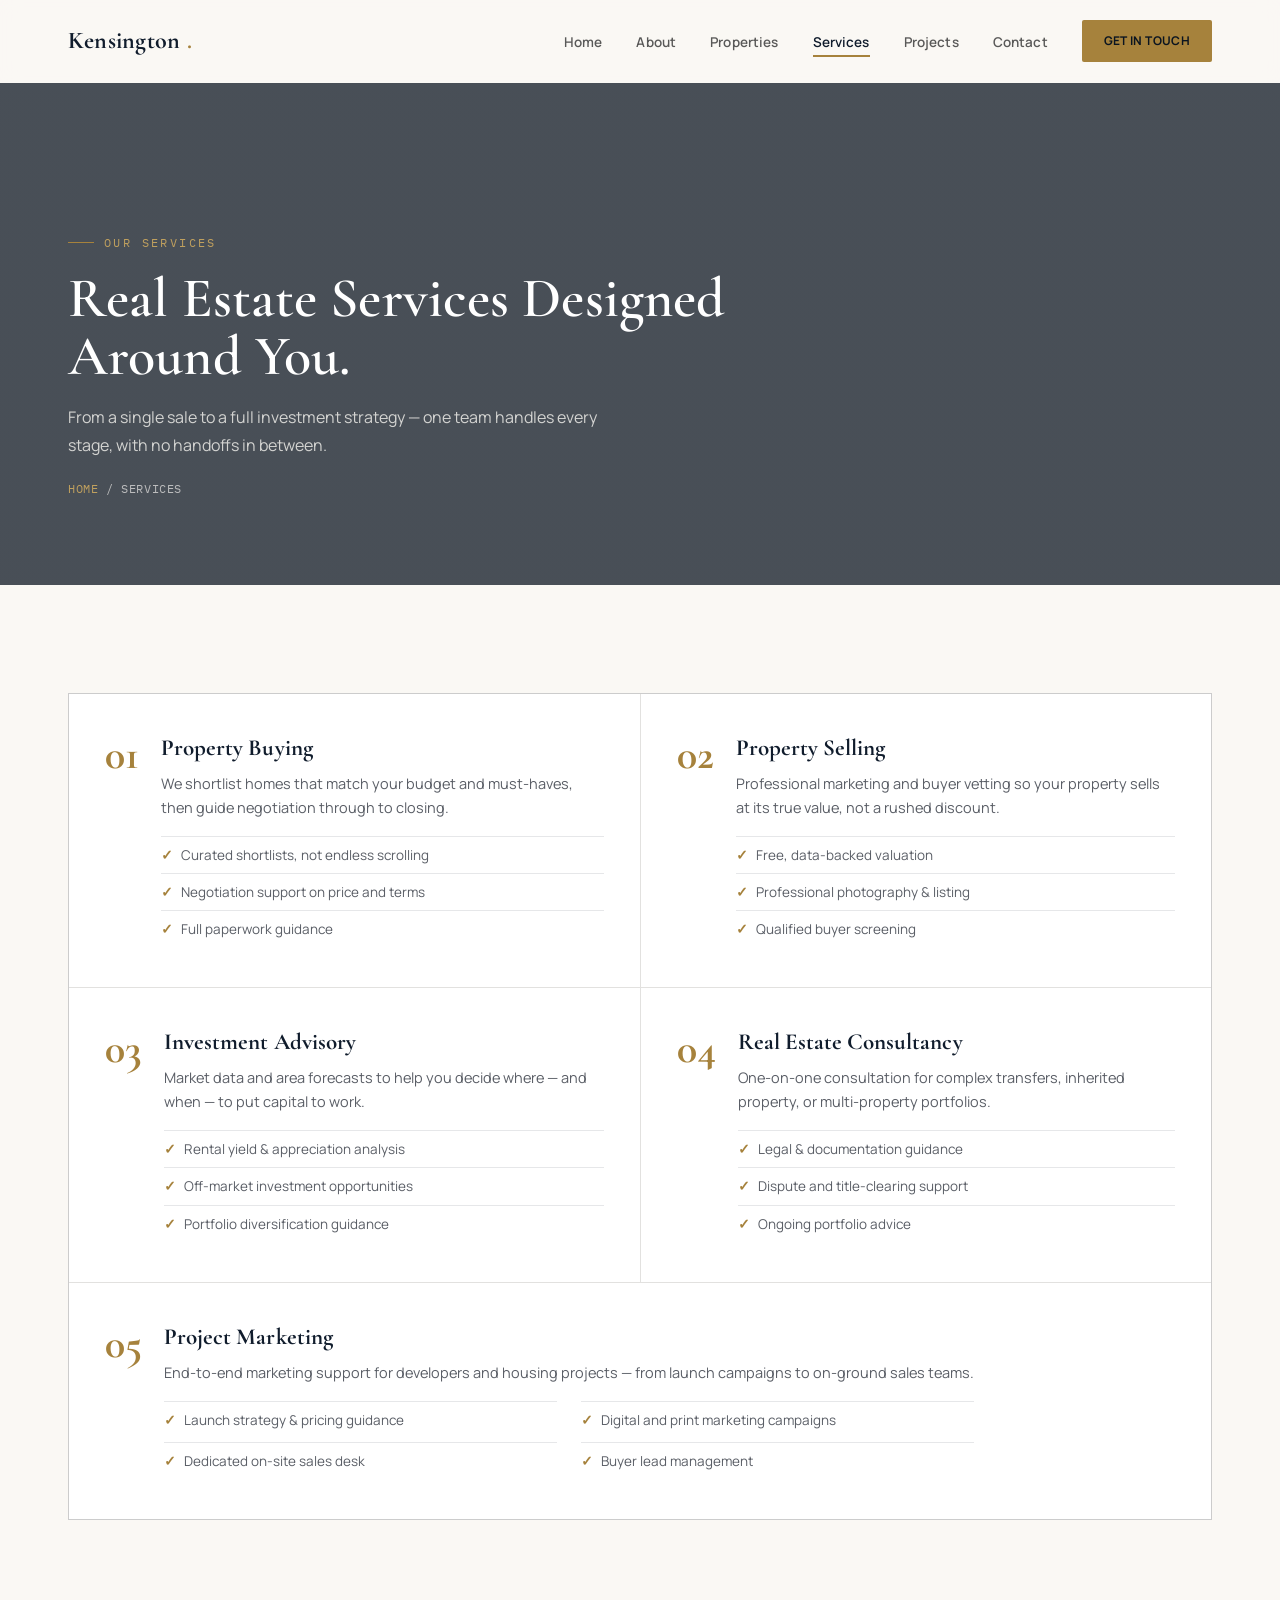
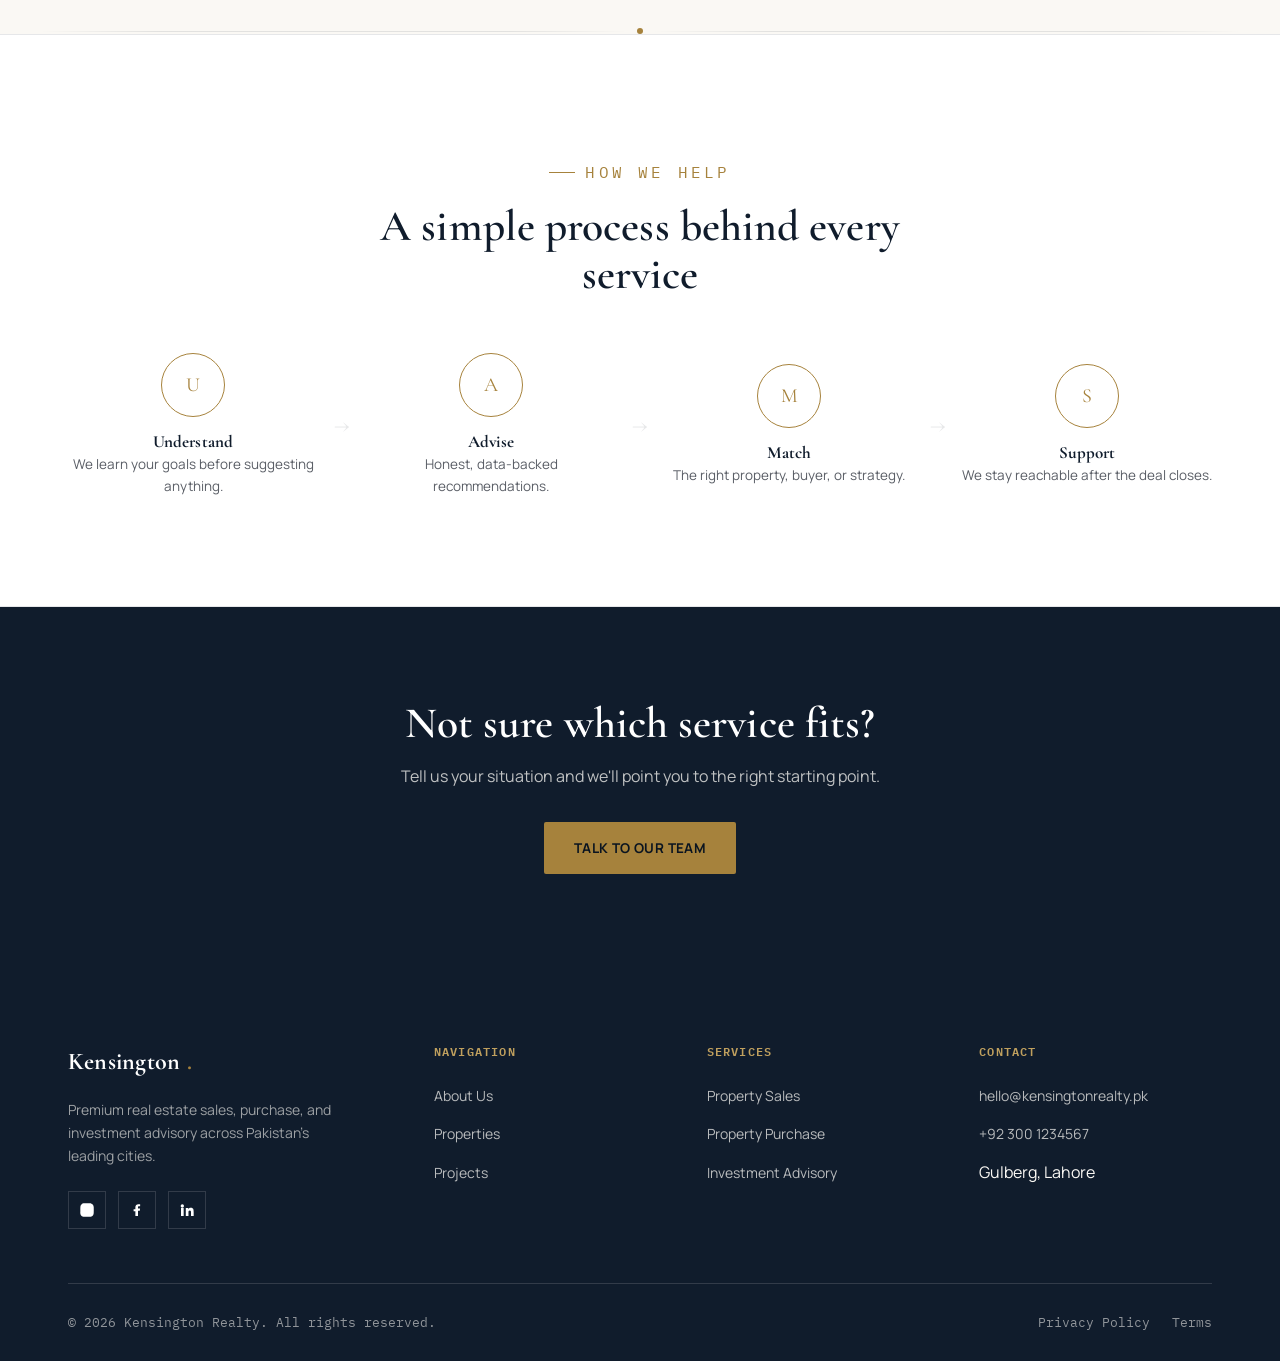
<file: services.html>
<!DOCTYPE html>
<html lang="en">
<head>
<meta charset="UTF-8">
<meta name="viewport" content="width=device-width, initial-scale=1.0">
<title>Services — Kensington Realty</title>
<link rel="preconnect" href="https://fonts.googleapis.com">
<link href="https://fonts.googleapis.com/css2?family=Cormorant+Garamond:wght@500;600;700&family=Manrope:wght@400;500;600;700;800&family=IBM+Plex+Mono:wght@500;600&display=swap" rel="stylesheet">
<style>
/* =====================================================================
   KENSINGTON REALTY — Premium Real Estate Demo
   style.css — shared design system for every page
   Palette: deep navy/charcoal, warm white, muted gold accent
===================================================================== */

:root{
  /* ---- Color system ---- */
  --navy:#101c2c;
  --navy-deep:#0a1420;
  --navy-mid:#1a2b42;
  --gold:#a6823c;
  --gold-soft:#c0a05e;
  --white:#ffffff;
  --offwhite:#faf8f4;
  --stone:#f1ede4;
  --ink:#1c1c1c;
  --ink-soft:#5a5e66;
  --line: rgba(16,28,44,0.1);
  --line-dark: rgba(250,248,244,0.14);

  /* ---- Typography ---- */
  --font-display: 'Cormorant Garamond', serif;
  --font-body: 'Manrope', sans-serif;
  --font-label: 'IBM Plex Mono', monospace;

  --h1: clamp(40px, 5vw, 72px);
  --h2: clamp(30px, 3.4vw, 46px);
  --h3: 23px;
  --p:  16px;

  /* ---- Spacing / shape ---- */
  --space-section: 108px;
  --space-section-sm: 68px;
  --radius: 2px;
  --ease: cubic-bezier(.4,0,.2,1);
}

*{margin:0;padding:0;box-sizing:border-box;}
html{scroll-behavior:smooth;}
body{
  background:var(--offwhite);
  color:var(--ink);
  font-family:var(--font-body);
  font-size:var(--p);
  line-height:1.65;
  overflow-x:hidden;
}
img{max-width:100%;display:block;}
a{color:inherit;text-decoration:none;}
ul{list-style:none;}
button{font-family:inherit;cursor:pointer;border:none;background:none;color:inherit;}
h1,h2,h3,h4{font-family:var(--font-display);color:var(--navy);font-weight:600;letter-spacing:0.002em;}
h1{font-size:var(--h1);line-height:1.04;}
h2{font-size:var(--h2);line-height:1.12;}
h3{font-size:var(--h3);line-height:1.3;font-weight:700;}
p{color:var(--ink-soft);}

@media (prefers-reduced-motion: reduce){
  *{animation-duration:0.01ms !important; animation-iteration-count:1 !important; transition-duration:0.01ms !important; scroll-behavior:auto !important;}
}
:focus-visible{outline:2px solid var(--gold); outline-offset:3px;}
::selection{background:var(--gold); color:var(--navy);}

.wrap{max-width:1200px;margin:0 auto;padding:0 28px;}
section{padding:var(--space-section) 0;}
.section-sm{padding:var(--space-section-sm) 0;}
.on-navy{background:var(--navy);color:var(--offwhite);}
.on-navy h2, .on-navy h3{color:var(--white);}
.on-navy p{color:rgba(250,248,244,0.72);}
.on-stone{background:var(--white);border-top:1px solid var(--line);border-bottom:1px solid var(--line);}

.eyebrow{
  font-family:var(--font-label);font-size:12px;letter-spacing:0.2em;text-transform:uppercase;
  color:var(--gold);display:flex;align-items:center;gap:10px;margin-bottom:16px;
}
.eyebrow::before{content:"";width:26px;height:1px;background:var(--gold);display:inline-block;}
.on-navy .eyebrow{color:var(--gold-soft);}

.section-head{max-width:620px;margin-bottom:54px;}
.section-head.center{margin-left:auto;margin-right:auto;text-align:center;}
.section-head.center .eyebrow{justify-content:center;}
.section-head p{margin-top:16px;font-size:16px;max-width:520px;}
.section-head.center p{margin-left:auto;margin-right:auto;}

/* ---- Buttons: ONE style system, everywhere ---- */
.btn{
  display:inline-flex;align-items:center;justify-content:center;gap:9px;
  font-weight:700;font-size:13.5px;font-family:var(--font-body);
  padding:15px 30px;border-radius:var(--radius);letter-spacing:0.03em;text-transform:uppercase;
  transition:transform .22s var(--ease), background .22s var(--ease), box-shadow .22s var(--ease), border-color .22s var(--ease), color .22s var(--ease);
  white-space:nowrap;
}
.btn-primary{background:var(--gold); color:var(--navy-deep);}
.btn-primary:hover{background:var(--gold-soft); transform:translateY(-2px); box-shadow:0 12px 24px rgba(166,130,60,0.35);}
.btn-outline{border:1.5px solid var(--navy); color:var(--navy);}
.btn-outline:hover{background:var(--navy); color:var(--white); transform:translateY(-2px);}
.btn-outline.on-dark{border-color:var(--line-dark); color:var(--white);}
.btn-outline.on-dark:hover{background:var(--white); color:var(--navy);}
.btn-sm{padding:11px 22px;font-size:12px;}
.btn-block{width:100%;}
.btn[disabled]{opacity:0.5;cursor:not-allowed;}

/* ---- Header / Navbar ---- */
header{
  position:sticky; top:0; z-index:300;
  background:rgba(250,248,244,0.88);
  backdrop-filter:blur(10px);
  border-bottom:1px solid transparent;
  transition:background .3s var(--ease), box-shadow .3s var(--ease), border-color .3s var(--ease);
}
header.scrolled{
  background:rgba(250,248,244,0.98);
  box-shadow:0 8px 24px rgba(16,28,44,0.08);
  border-bottom-color:var(--line);
}
.nav{display:flex;align-items:center;justify-content:space-between;padding:20px 28px;max-width:1200px;margin:0 auto;transition:padding .3s var(--ease);}
header.scrolled .nav{padding:14px 28px;}
.logo{font-family:var(--font-display); font-weight:700; font-size:24px; color:var(--navy); display:flex;align-items:center;gap:7px;letter-spacing:0.01em;}
.logo .dot{color:var(--gold);}
.nav-links{display:flex;gap:34px;align-items:center;}
.nav-links a:not(.btn){font-size:13.5px;font-weight:600;color:var(--ink);opacity:0.72;position:relative;padding:4px 0;transition:opacity .2s;letter-spacing:0.01em;}
.nav-links a:not(.btn):hover{opacity:1;}
.nav-links a.active{opacity:1;color:var(--navy);}
.nav-links a:not(.btn)::after{content:"";position:absolute;left:0;bottom:-2px;width:0;height:1.5px;background:var(--gold);transition:width .25s var(--ease);}
.nav-links a:not(.btn):hover::after, .nav-links a.active::after{width:100%;}
.menu-toggle{display:none; font-size:24px; background:none; color:var(--navy); z-index:301;}

/* ---- Inner-page hero (About / Properties / Services / Projects / Contact) ---- */
.page-hero{
  position:relative; padding:150px 0 86px; text-align:left;
  background:linear-gradient(rgba(10,20,32,0.74),rgba(10,20,32,0.74)), var(--bg-img, none);
  background-size:cover; background-position:center;
}
.page-hero .eyebrow{color:var(--gold-soft);}
.page-hero h1{color:var(--white);font-size:clamp(36px,4.6vw,56px);max-width:720px;}
.page-hero p.lede{color:rgba(250,248,244,0.78);max-width:560px;margin-top:18px;font-size:16px;line-height:1.75;}
.page-hero .crumb{margin-top:20px;font-family:var(--font-label);font-size:12px;color:rgba(250,248,244,0.65);letter-spacing:0.05em;text-transform:uppercase;}
.page-hero .crumb a{color:var(--gold-soft);}

/* ---- Home hero (animated, Ken-Burns image) ---- */
.home-hero{position:relative;min-height:94vh;display:flex;align-items:center;overflow:hidden;}
.home-hero .hero-bg{
  position:absolute;inset:0;background-size:cover;background-position:center;
  animation:kenburns 22s ease-in-out infinite alternate;
}
@keyframes kenburns{from{transform:scale(1);}to{transform:scale(1.08);}}
.home-hero::after{content:"";position:absolute;inset:0;background:linear-gradient(180deg, rgba(10,20,32,0.58) 0%, rgba(10,20,32,0.82) 100%);z-index:1;}
.home-hero .hero-decoration{
  position:absolute; z-index:1; border:1px solid rgba(166,130,60,0.3); border-radius:50%;
  width:420px;height:420px; right:-120px; top:-100px; pointer-events:none;
  animation:floaty 10s ease-in-out infinite;
}
@keyframes floaty{0%,100%{transform:translateY(0);}50%{transform:translateY(-24px);}}
.hero-content{position:relative;z-index:2;max-width:720px;padding-top:30px;}
.hero-content .eyebrow{color:var(--gold-soft);opacity:0;animation:fadeSlideUp .8s var(--ease) 0.1s forwards;}
.hero-content h1{color:var(--white);opacity:0;animation:fadeSlideUp .8s var(--ease) 0.28s forwards;}
.hero-content p.lede{color:rgba(250,248,244,0.82);font-size:17px;line-height:1.75;max-width:520px;margin:22px 0 36px;
  opacity:0;animation:fadeSlideUp .8s var(--ease) 0.46s forwards;}
.hero-actions{display:flex;gap:16px;flex-wrap:wrap;opacity:0;animation:fadeSlideUp .8s var(--ease) 0.64s forwards;}
@keyframes fadeSlideUp{from{opacity:0;transform:translateY(22px);}to{opacity:1;transform:translateY(0);}}

/* ---- Quick Property Search ---- */
.search-panel{
  position:relative; z-index:3; background:var(--white);
  border:1px solid var(--line); box-shadow:0 24px 50px rgba(16,28,44,0.16);
  padding:30px; margin-top:-64px;
}
.search-panel form{display:grid;grid-template-columns:1fr 1.3fr 1.3fr 1fr auto;gap:18px;align-items:end;}
.search-field label{display:block;font-size:11.5px;margin-bottom:9px;color:var(--ink-soft);font-family:var(--font-label);text-transform:uppercase;letter-spacing:0.08em;}
.search-field select, .search-field input{
  width:100%;background:var(--offwhite);border:1px solid var(--line);color:var(--ink);
  padding:13px 14px;font-family:var(--font-body);font-size:14px;border-radius:var(--radius);
  transition:border-color .2s;
}
.search-field select:focus, .search-field input:focus{border-color:var(--gold);outline:none;}

/* ---- Stat bar ---- */
.stat-bar{display:flex;border-top:1px solid var(--line);border-bottom:1px solid var(--line);background:var(--white);}
.stat-bar .stat{flex:1;text-align:center;padding:42px 20px;border-left:1px solid var(--line);}
.stat-bar .stat:first-child{border-left:none;}
.stat-bar .stat b{display:block;font-family:var(--font-display);font-weight:700;font-size:clamp(32px,3.6vw,44px);color:var(--gold);}
.stat-bar .stat span{font-size:11.5px;text-transform:uppercase;letter-spacing:0.1em;color:var(--ink-soft);font-family:var(--font-label);}
.stat-bar.on-navy{background:var(--navy);border-color:var(--line-dark);}
.stat-bar.on-navy .stat{border-color:var(--line-dark);}
.stat-bar.on-navy .stat span{color:rgba(250,248,244,0.6);}

/* ---- About preview (split layout) ---- */
.split{display:grid;grid-template-columns:0.95fr 1.05fr;gap:68px;align-items:center;}
.split.reverse{grid-template-columns:1.05fr 0.95fr;}
.split-img{position:relative;border:1px solid var(--line);aspect-ratio:4/5;overflow:hidden;}
.split-img img{width:100%;height:100%;object-fit:cover;}
.split-img .frame{position:absolute;inset:16px;border:1px solid rgba(250,248,244,0.5);pointer-events:none;}
.split-copy p{margin-bottom:18px;font-size:16px;}
.mini-stats{display:grid;grid-template-columns:repeat(2,1fr);gap:24px;margin:30px 0 34px;}
.mini-stats .m-stat b{display:block;font-family:var(--font-display);font-size:34px;color:var(--navy);}
.mini-stats .m-stat span{font-size:12px;color:var(--ink-soft);font-family:var(--font-label);text-transform:uppercase;letter-spacing:0.06em;}

/* ---- Card system (services / properties / projects / team / areas) ---- */
.card-grid{display:grid;gap:30px;}
.grid-2{grid-template-columns:repeat(2,1fr);}
.grid-3{grid-template-columns:repeat(3,1fr);}
.grid-4{grid-template-columns:repeat(4,1fr);}

.card{
  background:var(--white); border:1px solid var(--line); border-radius:var(--radius);
  overflow:hidden; display:flex;flex-direction:column;height:100%;
  transition:transform .35s var(--ease), box-shadow .35s var(--ease), border-color .35s var(--ease);
}
.card:hover{transform:translateY(-8px);box-shadow:0 26px 48px rgba(16,28,44,0.14);border-color:var(--gold);}
.card .thumb{aspect-ratio:4/3;overflow:hidden;position:relative;}
.card .thumb img{width:100%;height:100%;object-fit:cover;transition:transform .6s var(--ease);}
.card:hover .thumb img{transform:scale(1.08);}
.card .thumb .tag{
  position:absolute;top:14px;left:14px;background:var(--gold);color:var(--navy-deep);
  font-family:var(--font-label);font-size:10.5px;font-weight:700;padding:6px 12px;letter-spacing:0.04em;text-transform:uppercase;
}
.card .thumb .price-tag{
  position:absolute;bottom:14px;left:14px;background:rgba(10,20,32,0.85);color:var(--white);
  font-family:var(--font-display);font-weight:700;font-size:17px;padding:8px 16px;
}
.card .body{padding:26px;display:flex;flex-direction:column;flex:1;}
.card .body h3{margin-bottom:6px;}
.card .location{font-family:var(--font-label);font-size:12px;color:var(--gold);margin-bottom:12px;display:flex;align-items:center;gap:6px;}
.card .body p{font-size:14.5px;flex:1;margin-bottom:16px;}
.card .specs{display:flex;gap:16px;flex-wrap:wrap;padding-top:14px;border-top:1px solid var(--line);font-family:var(--font-label);font-size:12px;color:var(--ink-soft);margin-bottom:16px;}
.card .specs span{display:flex;align-items:center;gap:5px;}

/* ---- Numbered premium layout (Why Choose Us / Services) ---- */
.numbered-list{display:grid;grid-template-columns:repeat(2,1fr);gap:1px;background:var(--line);border:1px solid var(--line);}
.numbered-item{background:var(--white);padding:40px 36px;display:flex;gap:22px;transition:background .25s var(--ease);}
.numbered-item:hover{background:var(--stone);}
.numbered-item .n{font-family:var(--font-display);font-size:42px;color:var(--gold);line-height:1;font-weight:700;flex-shrink:0;}
.numbered-item h3{margin-bottom:8px;}
.numbered-item p{font-size:14.5px;}

/* ---- Service cards (numbered + icon) ---- */
.service-card{border:1px solid var(--line);background:var(--white);padding:36px 30px;position:relative;transition:transform .3s var(--ease), border-color .3s var(--ease), box-shadow .3s var(--ease);}
.service-card:hover{transform:translateY(-6px);border-color:var(--gold);box-shadow:0 20px 40px rgba(16,28,44,0.1);}
.service-card .n{font-family:var(--font-label);font-size:12px;color:var(--gold);letter-spacing:0.1em;margin-bottom:20px;}
.service-card .icon{
  width:50px;height:50px;border:1.5px solid var(--gold);border-radius:50%;
  display:flex;align-items:center;justify-content:center;font-family:var(--font-display);font-size:20px;color:var(--gold);margin-bottom:20px;
}
.service-card h3{margin-bottom:10px;}
.service-card p{font-size:14px;margin-bottom:18px;}
.service-card .learn{font-family:var(--font-label);font-size:11.5px;color:var(--navy);text-transform:uppercase;letter-spacing:0.08em;display:inline-flex;align-items:center;gap:6px;transition:gap .2s ease;}
.service-card:hover .learn{gap:11px;}

/* ---- Process steps (timeline) ---- */
.process-steps{display:grid;grid-template-columns:repeat(4,1fr);gap:0;position:relative;}
.process-steps::before{content:"";position:absolute;top:23px;left:0;right:0;height:1px;background:var(--line);}
.process-steps.on-navy::before{background:var(--line-dark);}
.process-step{position:relative;padding-right:24px;}
.process-step .marker{
  width:48px;height:48px;border-radius:50%;background:var(--white);border:1.5px solid var(--gold);
  display:flex;align-items:center;justify-content:center;font-family:var(--font-display);font-weight:700;color:var(--gold);font-size:17px;
  position:relative;z-index:2;margin-bottom:24px;transition:background .25s var(--ease), color .25s var(--ease);
}
.process-step:hover .marker{background:var(--gold);color:var(--navy-deep);}
.process-steps.on-navy .marker{background:var(--navy);}
.process-step h3{margin-bottom:8px;}
.process-step p{font-size:13.5px;}

/* ---- Testimonials ---- */
.testi-card{background:var(--white);border:1px solid var(--line);padding:32px;border-radius:var(--radius);transition:transform .3s var(--ease), box-shadow .3s var(--ease);}
.testi-card:hover{transform:translateY(-6px);box-shadow:0 20px 38px rgba(16,28,44,0.12);}
.testi-card .quote-mark{font-family:var(--font-display);font-size:50px;color:var(--gold);opacity:0.5;line-height:1;}
.stars{color:var(--gold);letter-spacing:2px;font-size:14px;margin:12px 0 18px;}
.testi-card p.body-text{font-size:14.5px;min-height:90px;margin-bottom:22px;color:var(--ink);}
.testi-person{display:flex;align-items:center;gap:12px;padding-top:18px;border-top:1px solid var(--line);}
.testi-avatar{width:46px;height:46px;border-radius:50%;overflow:hidden;flex-shrink:0;border:2px solid var(--gold);}
.testi-avatar img{width:100%;height:100%;object-fit:cover;}
.testi-person b{display:block;font-size:14px;color:var(--ink);}
.testi-person span{font-size:12px;color:var(--ink-soft);font-family:var(--font-label);}

/* ---- FAQ (reused on later pages) ---- */
.faq-list{border-top:1px solid var(--line);max-width:760px;}
.faq-item{border-bottom:1px solid var(--line);}
.faq-q{width:100%;display:flex;align-items:center;justify-content:space-between;padding:23px 4px;text-align:left;font-weight:700;font-size:16px;color:var(--navy);font-family:var(--font-body);}
.faq-q .icon{font-family:var(--font-label);font-size:18px;color:var(--gold);transition:transform .25s var(--ease);margin-left:20px;flex-shrink:0;}
.faq-item.open .faq-q .icon{transform:rotate(45deg);}
.faq-a{max-height:0;overflow:hidden;transition:max-height .3s var(--ease);}
.faq-a p{padding:0 4px 23px;font-size:14.5px;max-width:640px;}

/* ---- CTA band ---- */
.cta-band{position:relative;background:var(--navy); color:var(--offwhite); text-align:center; padding:92px 0; overflow:hidden;}
.cta-band.with-image{background-size:cover;background-position:center;}
.cta-band.with-image::before{content:"";position:absolute;inset:0;background:linear-gradient(rgba(10,20,32,0.82),rgba(10,20,32,0.82));}
.cta-band .wrap{position:relative;z-index:1;}
.cta-band h2{color:var(--white);}
.cta-band p{color:rgba(250,248,244,0.75);font-size:16px;margin:16px 0 32px;max-width:560px;margin-left:auto;margin-right:auto;}
.cta-band .hero-actions{justify-content:center;opacity:1;animation:none;}

/* ---- Forms (contact + any inline forms) ---- */
.form-field{margin-bottom:20px;}
.form-field label{display:block;font-size:11.5px;margin-bottom:9px;color:var(--ink-soft);font-family:var(--font-label);text-transform:uppercase;letter-spacing:0.08em;}
.form-field input, .form-field select, .form-field textarea{
  width:100%;background:var(--white);border:1px solid var(--line);color:var(--ink);
  padding:14px 16px;font-family:var(--font-body);font-size:14px;border-radius:var(--radius);transition:border-color .2s;
}
.form-field input:focus, .form-field select:focus, .form-field textarea:focus{border-color:var(--gold);outline:none;}
.form-field textarea{resize:vertical;min-height:120px;}
.form-error{font-size:12px;color:#a33a3a;margin-top:7px;font-family:var(--font-label);display:none;}
.form-field.invalid input, .form-field.invalid textarea, .form-field.invalid select{border-color:#a33a3a;}
.form-field.invalid .form-error{display:block;}

/* ---- Toast (success message) ---- */
.toast{
  position:fixed; bottom:28px; right:28px; z-index:1000;
  background:var(--navy); color:var(--white); border-left:3px solid var(--gold);
  padding:18px 24px; min-width:280px; max-width:360px;
  box-shadow:0 20px 44px rgba(16,28,44,0.3);
  display:flex; align-items:flex-start; gap:12px;
  transform:translateY(20px); opacity:0; pointer-events:none;
  transition:transform .35s var(--ease), opacity .35s var(--ease);
}
.toast.show{transform:translateY(0); opacity:1; pointer-events:auto;}
.toast .check{color:var(--gold-soft);font-size:18px;flex-shrink:0;}
.toast .msg b{display:block;font-size:14px;margin-bottom:3px;}
.toast .msg span{font-size:13px;color:rgba(250,248,244,0.75);}

/* ---- Modal (property / project detail — used in later parts) ---- */
.modal-overlay{
  position:fixed; inset:0; background:rgba(10,20,32,0.72); z-index:500;
  display:none; align-items:center; justify-content:center; padding:24px;
  backdrop-filter:blur(3px);
}
.modal-overlay.open{display:flex;}
.modal-box{
  background:var(--offwhite); width:100%; max-width:880px; max-height:88vh; overflow-y:auto;
  border:1px solid var(--line); position:relative; box-shadow:0 40px 80px rgba(0,0,0,0.3);
}
.modal-close{
  position:absolute; top:18px; right:18px; z-index:5; width:40px;height:40px;
  background:rgba(10,20,32,0.7); color:var(--white); border-radius:50%;
  display:flex;align-items:center;justify-content:center;font-size:18px;transition:background .2s ease;
}
.modal-close:hover{background:var(--navy);}

/* ---- Back to top ---- */
.back-to-top{
  position:fixed; bottom:28px; left:28px; z-index:400;
  width:46px;height:46px; background:var(--navy); color:var(--white);
  display:flex; align-items:center; justify-content:center; font-size:18px;
  opacity:0; pointer-events:none; transform:translateY(10px);
  transition:opacity .3s ease, transform .3s ease, background .2s ease;
}
.back-to-top.show{opacity:1; pointer-events:auto; transform:translateY(0);}
.back-to-top:hover{background:var(--gold); color:var(--navy-deep);}

/* ---- Reveal / stagger scroll animation ---- */
.reveal{opacity:0;transform:translateY(26px);transition:opacity .7s var(--ease), transform .7s var(--ease);}
.reveal.visible{opacity:1;transform:translateY(0);}
.stagger.visible > *{animation:staggerIn .55s var(--ease) forwards;}
.stagger.visible > *:nth-child(1){animation-delay:0.04s;}
.stagger.visible > *:nth-child(2){animation-delay:0.1s;}
.stagger.visible > *:nth-child(3){animation-delay:0.16s;}
.stagger.visible > *:nth-child(4){animation-delay:0.22s;}
.stagger.visible > *:nth-child(5){animation-delay:0.28s;}
.stagger.visible > *:nth-child(6){animation-delay:0.34s;}
@keyframes staggerIn{from{opacity:0;transform:translateY(18px);}to{opacity:1;transform:translateY(0);}}

.plate-divider{display:flex;align-items:center;justify-content:center;gap:10px;padding:0;}
.plate-divider .bar{flex:1;height:1px;background:linear-gradient(90deg,transparent,var(--line) 20%,var(--line) 80%,transparent);}
.plate-divider .dot{width:6px;height:6px;border-radius:50%;background:var(--gold);}

/* ---- Footer ---- */
footer{background:var(--navy);color:var(--offwhite);padding:76px 0 28px;}
.footer-grid{display:grid;grid-template-columns:1.4fr repeat(3,1fr);gap:40px;margin-bottom:54px;}
.footer-brand .logo{color:var(--white);}
.footer-brand p{color:rgba(250,248,244,0.6);font-size:14px;margin-top:16px;max-width:280px;}
.footer-col h4{font-family:var(--font-label);font-size:12px;text-transform:uppercase;letter-spacing:0.1em;color:var(--gold-soft);margin-bottom:20px;}
.footer-col li{margin-bottom:12px;}
.footer-col a{font-size:14px;color:rgba(250,248,244,0.72);transition:color .2s;}
.footer-col a:hover{color:var(--gold-soft);}
.social-row{display:flex;gap:12px;margin-top:24px;}
.social-icon{width:38px;height:38px;border:1px solid var(--line-dark);display:flex;align-items:center;justify-content:center;transition:border-color .2s ease, transform .2s ease, background .2s ease;}
.social-icon:hover{border-color:var(--gold);background:rgba(166,130,60,0.12);transform:translateY(-3px);}
.social-icon svg{width:16px;height:16px;fill:var(--white);}
.footer-bottom{display:flex;justify-content:space-between;align-items:center;flex-wrap:wrap;gap:12px;padding-top:28px;border-top:1px solid var(--line-dark);font-size:13px;color:rgba(250,248,244,0.55);font-family:var(--font-label);}
.footer-bottom .legal{display:flex;gap:22px;}
.footer-bottom .legal a:hover{color:var(--gold-soft);}

/* =====================================================================
   Responsive
===================================================================== */
@media (max-width:1080px){
  .grid-4{grid-template-columns:repeat(2,1fr);}
  .grid-3{grid-template-columns:repeat(2,1fr);}
  .numbered-list{grid-template-columns:1fr;}
  .footer-grid{grid-template-columns:repeat(2,1fr);}
  .stat-bar{flex-wrap:wrap;}
  .stat-bar .stat{flex:1 1 50%;border-left:none;border-top:1px solid var(--line);}
  .process-steps{grid-template-columns:repeat(2,1fr);row-gap:44px;}
  .process-steps::before{display:none;}
  .split, .split.reverse{grid-template-columns:1fr;}
  .search-panel form{grid-template-columns:repeat(2,1fr);}
}
@media (max-width:760px){
  .nav-links{
    position:fixed;top:0;left:0;right:0;bottom:0;background:var(--offwhite);
    flex-direction:column;padding:100px 28px 36px;gap:28px;transform:translateX(100%);
    transition:transform .35s var(--ease);align-items:flex-start;overflow-y:auto;
  }
  .nav-links.open{transform:translateX(0);}
  .menu-toggle{display:block;}
  .grid-2, .grid-3, .grid-4, .footer-grid{grid-template-columns:1fr;}
  section{padding:var(--space-section-sm) 0;}
  .stat-bar .stat{flex:1 1 100%;border-top:1px solid var(--line);}
  .stat-bar .stat:first-child{border-top:none;}
  .search-panel{margin-top:-40px;padding:22px;}
  .search-panel form{grid-template-columns:1fr;}
  .back-to-top{left:auto;right:20px;bottom:86px;}
  .toast{left:16px;right:16px;bottom:16px;max-width:none;}
}

</style>
<style>
  .benefits{margin-top:16px;}
  .benefits li{font-size:13.5px;color:var(--ink-soft);padding:7px 0;border-top:1px solid var(--line);display:flex;gap:8px;}
  .benefits li::before{content:"✓";color:var(--gold);font-weight:700;}
  .how-we-help{display:flex;align-items:center;justify-content:space-between;flex-wrap:wrap;gap:16px;}
  .how-step{flex:1;min-width:140px;text-align:center;}
  .how-step .circle{width:64px;height:64px;border:1.5px solid var(--gold);border-radius:50%;display:flex;align-items:center;justify-content:center;margin:0 auto 14px;font-family:var(--font-display);font-size:20px;color:var(--gold);}
  .how-arrow{font-family:var(--font-display);font-size:24px;color:var(--line);flex-shrink:0;}
  @media (max-width:760px){.how-we-help{flex-direction:column;}.how-arrow{transform:rotate(90deg);}}
</style>
</head>
<body>

<header>
  <nav class="nav">
    <a href="index.html" class="logo">Kensington<span class="dot">.</span></a>
    <ul class="nav-links" id="navLinks">
      <li><a href="index.html">Home</a></li>
      <li><a href="about.html">About</a></li>
      <li><a href="properties.html">Properties</a></li>
      <li><a href="services.html" class="active">Services</a></li>
      <li><a href="projects.html">Projects</a></li>
      <li><a href="contact.html">Contact</a></li>
      <li><a href="contact.html" class="btn btn-primary btn-sm">Get In Touch</a></li>
    </ul>
    <button class="menu-toggle" id="menuToggle" aria-label="Toggle menu" aria-expanded="false">☰</button>
  </nav>
</header>

<main>

  <section class="page-hero" style="--bg-img:url('https://images.unsplash.com/photo-1664575602807-0e5c3e9f1e36?w=1600&q=80&auto=format&fit=crop');">
    <div class="wrap">
      <p class="eyebrow">Our Services</p>
      <h1>Real Estate Services Designed Around You.</h1>
      <p class="lede">From a single sale to a full investment strategy — one team handles every stage, with no handoffs in between.</p>
      <p class="crumb"><a href="index.html">Home</a> / Services</p>
    </div>
  </section>

  <!-- SERVICES LIST -->
  <section>
    <div class="wrap">
      <div class="card-grid grid-2 reveal stagger" style="gap:1px;background:var(--line);border:1px solid var(--line);">
        <div class="numbered-item">
          <div class="n">01</div>
          <div>
            <h3>Property Buying</h3>
            <p>We shortlist homes that match your budget and must-haves, then guide negotiation through to closing.</p>
            <ul class="benefits">
              <li>Curated shortlists, not endless scrolling</li>
              <li>Negotiation support on price and terms</li>
              <li>Full paperwork guidance</li>
            </ul>
          </div>
        </div>
        <div class="numbered-item">
          <div class="n">02</div>
          <div>
            <h3>Property Selling</h3>
            <p>Professional marketing and buyer vetting so your property sells at its true value, not a rushed discount.</p>
            <ul class="benefits">
              <li>Free, data-backed valuation</li>
              <li>Professional photography & listing</li>
              <li>Qualified buyer screening</li>
            </ul>
          </div>
        </div>
        <div class="numbered-item">
          <div class="n">03</div>
          <div>
            <h3>Investment Advisory</h3>
            <p>Market data and area forecasts to help you decide where — and when — to put capital to work.</p>
            <ul class="benefits">
              <li>Rental yield & appreciation analysis</li>
              <li>Off-market investment opportunities</li>
              <li>Portfolio diversification guidance</li>
            </ul>
          </div>
        </div>
        <div class="numbered-item">
          <div class="n">04</div>
          <div>
            <h3>Real Estate Consultancy</h3>
            <p>One-on-one consultation for complex transfers, inherited property, or multi-property portfolios.</p>
            <ul class="benefits">
              <li>Legal & documentation guidance</li>
              <li>Dispute and title-clearing support</li>
              <li>Ongoing portfolio advice</li>
            </ul>
          </div>
        </div>
        <div class="numbered-item" style="grid-column:1/-1;">
          <div class="n">05</div>
          <div>
            <h3>Project Marketing</h3>
            <p>End-to-end marketing support for developers and housing projects — from launch campaigns to on-ground sales teams.</p>
            <ul class="benefits" style="display:grid;grid-template-columns:1fr 1fr;gap:4px 24px;">
              <li>Launch strategy & pricing guidance</li>
              <li>Digital and print marketing campaigns</li>
              <li>Dedicated on-site sales desk</li>
              <li>Buyer lead management</li>
            </ul>
          </div>
        </div>
      </div>
    </div>
  </section>

  <div class="plate-divider wrap"><div class="bar"></div><div class="dot"></div><div class="bar"></div></div>

  <!-- HOW WE HELP -->
  <section class="on-stone">
    <div class="wrap">
      <div class="section-head center reveal">
        <p class="eyebrow">How We Help</p>
        <h2>A simple process behind every service</h2>
      </div>
      <div class="how-we-help reveal">
        <div class="how-step"><div class="circle">U</div><h3 style="font-size:17px;">Understand</h3><p style="font-size:13.5px;">We learn your goals before suggesting anything.</p></div>
        <div class="how-arrow">→</div>
        <div class="how-step"><div class="circle">A</div><h3 style="font-size:17px;">Advise</h3><p style="font-size:13.5px;">Honest, data-backed recommendations.</p></div>
        <div class="how-arrow">→</div>
        <div class="how-step"><div class="circle">M</div><h3 style="font-size:17px;">Match</h3><p style="font-size:13.5px;">The right property, buyer, or strategy.</p></div>
        <div class="how-arrow">→</div>
        <div class="how-step"><div class="circle">S</div><h3 style="font-size:17px;">Support</h3><p style="font-size:13.5px;">We stay reachable after the deal closes.</p></div>
      </div>
    </div>
  </section>

  <!-- CTA -->
  <section class="cta-band">
    <div class="wrap">
      <h2>Not sure which service fits?</h2>
      <p>Tell us your situation and we'll point you to the right starting point.</p>
      <a href="contact.html" class="btn btn-primary">Talk to Our Team</a>
    </div>
  </section>

</main>

<footer>
  <div class="wrap">
    <div class="footer-grid">
      <div class="footer-brand">
        <div class="logo">Kensington<span class="dot">.</span></div>
        <p>Premium real estate sales, purchase, and investment advisory across Pakistan's leading cities.</p>
        <div class="social-row">
          <a href="#" class="social-icon" aria-label="Instagram"><svg viewBox="0 0 24 24"><path d="M12 2c2.7 0 3 .01 4.1.06 1.1.05 1.85.23 2.5.48.68.27 1.25.62 1.82 1.19.57.57.92 1.14 1.19 1.82.25.65.43 1.4.48 2.5.05 1.1.06 1.4.06 4.1s-.01 3-.06 4.1c-.05 1.1-.23 1.85-.48 2.5a4.9 4.9 0 01-1.19 1.82c-.57.57-1.14.92-1.82 1.19-.65.25-1.4.43-2.5.48-1.1.05-1.4.06-4.1.06s-3-.01-4.1-.06c-1.1-.05-1.85-.23-2.5-.48a4.9 4.9 0 01-1.82-1.19 4.9 4.9 0 01-1.19-1.82c-.25-.65-.43-1.4-.48-2.5C2.01 15 2 14.7 2 12s.01-3 .06-4.1c.05-1.1.23-1.85.48-2.5.27-.68.62-1.25 1.19-1.82A4.9 4.9 0 015.55 2.4c.65-.25 1.4-.43 2.5-.48C9.15 1.87 9.45 1.86 12 1.86V2z"/></svg></a>
          <a href="#" class="social-icon" aria-label="Facebook"><svg viewBox="0 0 24 24"><path d="M13.5 21v-8h2.7l.4-3.13h-3.1V7.87c0-.9.25-1.52 1.55-1.52h1.65V3.53C15.9 3.38 15.03 3.3 14.05 3.3c-2.66 0-4.48 1.62-4.48 4.6v2.97H6.9V14h2.67v7h3.93z"/></svg></a>
          <a href="#" class="social-icon" aria-label="LinkedIn"><svg viewBox="0 0 24 24"><path d="M4.98 3.5a2.5 2.5 0 11-.02 5 2.5 2.5 0 01.02-5zM3 9h4v12H3V9zm7 0h3.8v1.7h.05c.53-1 1.83-2.05 3.77-2.05C21.9 8.65 22 12 22 15v6h-4v-5.3c0-1.26-.02-2.9-1.76-2.9-1.77 0-2.04 1.38-2.04 2.8V21h-4V9z"/></svg></a>
        </div>
      </div>
      <div class="footer-col"><h4>Navigation</h4><ul><li><a href="about.html">About Us</a></li><li><a href="properties.html">Properties</a></li><li><a href="projects.html">Projects</a></li></ul></div>
      <div class="footer-col"><h4>Services</h4><ul><li><a href="services.html">Property Sales</a></li><li><a href="services.html">Property Purchase</a></li><li><a href="services.html">Investment Advisory</a></li></ul></div>
      <div class="footer-col"><h4>Contact</h4><ul><li><a href="mailto:hello@kensingtonrealty.pk">hello@kensingtonrealty.pk</a></li><li><a href="tel:+923001234567">+92 300 1234567</a></li><li>Gulberg, Lahore</li></ul></div>
    </div>
    <div class="footer-bottom">
      <span>© 2026 Kensington Realty. All rights reserved.</span>
      <span class="legal"><a href="#">Privacy Policy</a><a href="#">Terms</a></span>
    </div>
  </div>
</footer>

<button class="back-to-top" id="backToTop" aria-label="Back to top">↑</button>
<script>
/* =====================================================================
   KENSINGTON REALTY — script.js
   Foundation behavior shared by every page:
   - sticky navbar scroll state
   - mobile menu
   - smooth scroll for in-page anchors
   - scroll-reveal + stagger
   - number counter animation
   - back-to-top button
   - generic modal open/close (used by properties.html / projects.html)
   - generic form validation + toast (used by contact.html)
   - quick-search demo redirect (home page)
===================================================================== */

document.addEventListener('DOMContentLoaded', () => {

  /* ---------------------------------------------------------------
     Navbar: scrolled state
  --------------------------------------------------------------- */
  const header = document.querySelector('header');
  if(header){
    const onScroll = () => {
      header.classList.toggle('scrolled', window.scrollY > 24);
    };
    onScroll();
    window.addEventListener('scroll', onScroll, {passive:true});
  }

  /* ---------------------------------------------------------------
     Mobile menu
  --------------------------------------------------------------- */
  const menuToggle = document.getElementById('menuToggle');
  const navLinks = document.getElementById('navLinks');
  if(menuToggle && navLinks){
    menuToggle.addEventListener('click', () => {
      const isOpen = navLinks.classList.toggle('open');
      menuToggle.textContent = isOpen ? '✕' : '☰';
      menuToggle.setAttribute('aria-expanded', isOpen ? 'true' : 'false');
    });
    navLinks.querySelectorAll('a').forEach(a => a.addEventListener('click', () => {
      navLinks.classList.remove('open');
      menuToggle.textContent = '☰';
    }));
  }

  /* ---------------------------------------------------------------
     Smooth scroll for in-page anchors (href="#id")
  --------------------------------------------------------------- */
  document.querySelectorAll('a[href^="#"]').forEach(link => {
    const targetId = link.getAttribute('href');
    if(targetId.length > 1){
      link.addEventListener('click', (e) => {
        const target = document.querySelector(targetId);
        if(target){
          e.preventDefault();
          target.scrollIntoView({behavior:'smooth', block:'start'});
        }
      });
    }
  });

  /* ---------------------------------------------------------------
     Scroll reveal + stagger
  --------------------------------------------------------------- */
  const revealEls = document.querySelectorAll('.reveal');
  if('IntersectionObserver' in window && revealEls.length){
    const revealObserver = new IntersectionObserver((entries) => {
      entries.forEach(entry => {
        if(entry.isIntersecting){
          entry.target.classList.add('visible');
          revealObserver.unobserve(entry.target);
        }
      });
    }, {threshold:0.12});
    revealEls.forEach(el => revealObserver.observe(el));
  } else {
    revealEls.forEach(el => el.classList.add('visible'));
  }

  /* ---------------------------------------------------------------
     Number counter animation
  --------------------------------------------------------------- */
  const counters = document.querySelectorAll('[data-count]');
  if(counters.length && 'IntersectionObserver' in window){
    const counterObserver = new IntersectionObserver((entries) => {
      entries.forEach(entry => {
        if(entry.isIntersecting){
          const el = entry.target;
          const target = parseInt(el.getAttribute('data-count'), 10);
          const suffix = el.getAttribute('data-suffix') || '';
          const duration = 1400;
          const start = performance.now();
          function tick(now){
            const progress = Math.min((now - start) / duration, 1);
            const eased = 1 - Math.pow(1 - progress, 3);
            el.textContent = Math.floor(eased * target).toLocaleString() + suffix;
            if(progress < 1) requestAnimationFrame(tick);
            else el.textContent = target.toLocaleString() + suffix;
          }
          requestAnimationFrame(tick);
          counterObserver.unobserve(el);
        }
      });
    }, {threshold:0.4});
    counters.forEach(el => counterObserver.observe(el));
  }

  /* ---------------------------------------------------------------
     Back to top button
  --------------------------------------------------------------- */
  const backToTop = document.getElementById('backToTop');
  if(backToTop){
    window.addEventListener('scroll', () => {
      backToTop.classList.toggle('show', window.scrollY > 500);
    }, {passive:true});
    backToTop.addEventListener('click', () => {
      window.scrollTo({top:0, behavior:'smooth'});
    });
  }

  /* ---------------------------------------------------------------
     FAQ accordion (used on later pages)
  --------------------------------------------------------------- */
  document.querySelectorAll('.faq-item').forEach(item => {
    const q = item.querySelector('.faq-q');
    const a = item.querySelector('.faq-a');
    if(!q || !a) return;
    q.addEventListener('click', () => {
      const isOpen = item.classList.contains('open');
      item.closest('.faq-list').querySelectorAll('.faq-item.open').forEach(openItem => {
        openItem.classList.remove('open');
        openItem.querySelector('.faq-a').style.maxHeight = null;
      });
      if(!isOpen){
        item.classList.add('open');
        a.style.maxHeight = a.scrollHeight + 'px';
      }
    });
  });

  /* ---------------------------------------------------------------
     Quick property search (home page) — demo only, no backend.
     Submits as a real GET navigation to properties.html so the
     button is never a dead end; properties.html reads the query
     string and pre-fills/filters (wired in Part 2).
  --------------------------------------------------------------- */
  const quickSearch = document.getElementById('quickSearchForm');
  if(quickSearch){
    quickSearch.addEventListener('submit', (e) => {
      e.preventDefault();
      const params = new URLSearchParams();
      quickSearch.querySelectorAll('select, input').forEach(field => {
        if(field.value) params.set(field.name, field.value);
      });
      window.location.href = 'properties.html?' + params.toString();
    });
  }

  /* ---------------------------------------------------------------
     Generic modal open/close (property + project detail modals)
     Usage:
       <button data-modal-open="modal-id">View Details</button>
       <div class="modal-overlay" id="modal-id">...<button data-modal-close>×</button></div>
  --------------------------------------------------------------- */
  function openModal(id){
    const modal = document.getElementById(id);
    if(!modal) return;
    modal.classList.add('open');
    document.body.style.overflow = 'hidden';
  }
  function closeModal(modal){
    modal.classList.remove('open');
    document.body.style.overflow = '';
  }
  document.querySelectorAll('[data-modal-open]').forEach(btn => {
    btn.addEventListener('click', () => openModal(btn.getAttribute('data-modal-open')));
  });
  document.querySelectorAll('.modal-overlay').forEach(modal => {
    modal.addEventListener('click', (e) => {
      if(e.target === modal) closeModal(modal);
    });
    modal.querySelectorAll('[data-modal-close]').forEach(btn => {
      btn.addEventListener('click', () => closeModal(modal));
    });
  });
  document.addEventListener('keydown', (e) => {
    if(e.key === 'Escape'){
      document.querySelectorAll('.modal-overlay.open').forEach(modal => closeModal(modal));
    }
  });
  // Exposed for later pages that build modal content dynamically
  window.KR = window.KR || {};
  window.KR.openModal = openModal;
  window.KR.closeModal = (id) => { const m = document.getElementById(id); if(m) closeModal(m); };

  /* ---------------------------------------------------------------
     Toast helper (used by contact form on submit)
  --------------------------------------------------------------- */
  function showToast(title, message){
    let toast = document.getElementById('appToast');
    if(!toast){
      toast = document.createElement('div');
      toast.id = 'appToast';
      toast.className = 'toast';
      toast.innerHTML = '<span class="check">✓</span><div class="msg"><b></b><span></span></div>';
      document.body.appendChild(toast);
    }
    toast.querySelector('b').textContent = title;
    toast.querySelector('.msg span').textContent = message;
    toast.classList.add('show');
    clearTimeout(toast._hideTimer);
    toast._hideTimer = setTimeout(() => toast.classList.remove('show'), 4200);
  }
  window.KR.showToast = showToast;

  /* ---------------------------------------------------------------
     Generic form validation (contact form, enquiry forms)
     Usage: <form data-validate data-success-title="..." data-success-msg="...">
  --------------------------------------------------------------- */
  document.querySelectorAll('form[data-validate]').forEach(form => {
    function isValidEmail(v){ return /^[^\s@]+@[^\s@]+\.[^\s@]+$/.test(v); }

    form.addEventListener('submit', function(e){
      e.preventDefault();
      let allValid = true;
      form.querySelectorAll('[required]').forEach(input => {
        const field = input.closest('.form-field');
        let valid = input.value.trim().length > 1;
        if(input.type === 'email') valid = isValidEmail(input.value.trim());
        if(input.type === 'tel') valid = input.value.trim().length >= 7;
        if(field){
          field.classList.toggle('invalid', !valid);
        }
        if(!valid) allValid = false;
      });

      if(!allValid) return;

      const title = form.dataset.successTitle || 'Message sent';
      const msg = form.dataset.successMsg || "We'll be in touch within one business day.";
      showToast(title, msg);
      form.reset();
      form.querySelectorAll('.form-field').forEach(f => f.classList.remove('invalid'));
    });
  });

});

</script>
</body>
</html>
</file>
